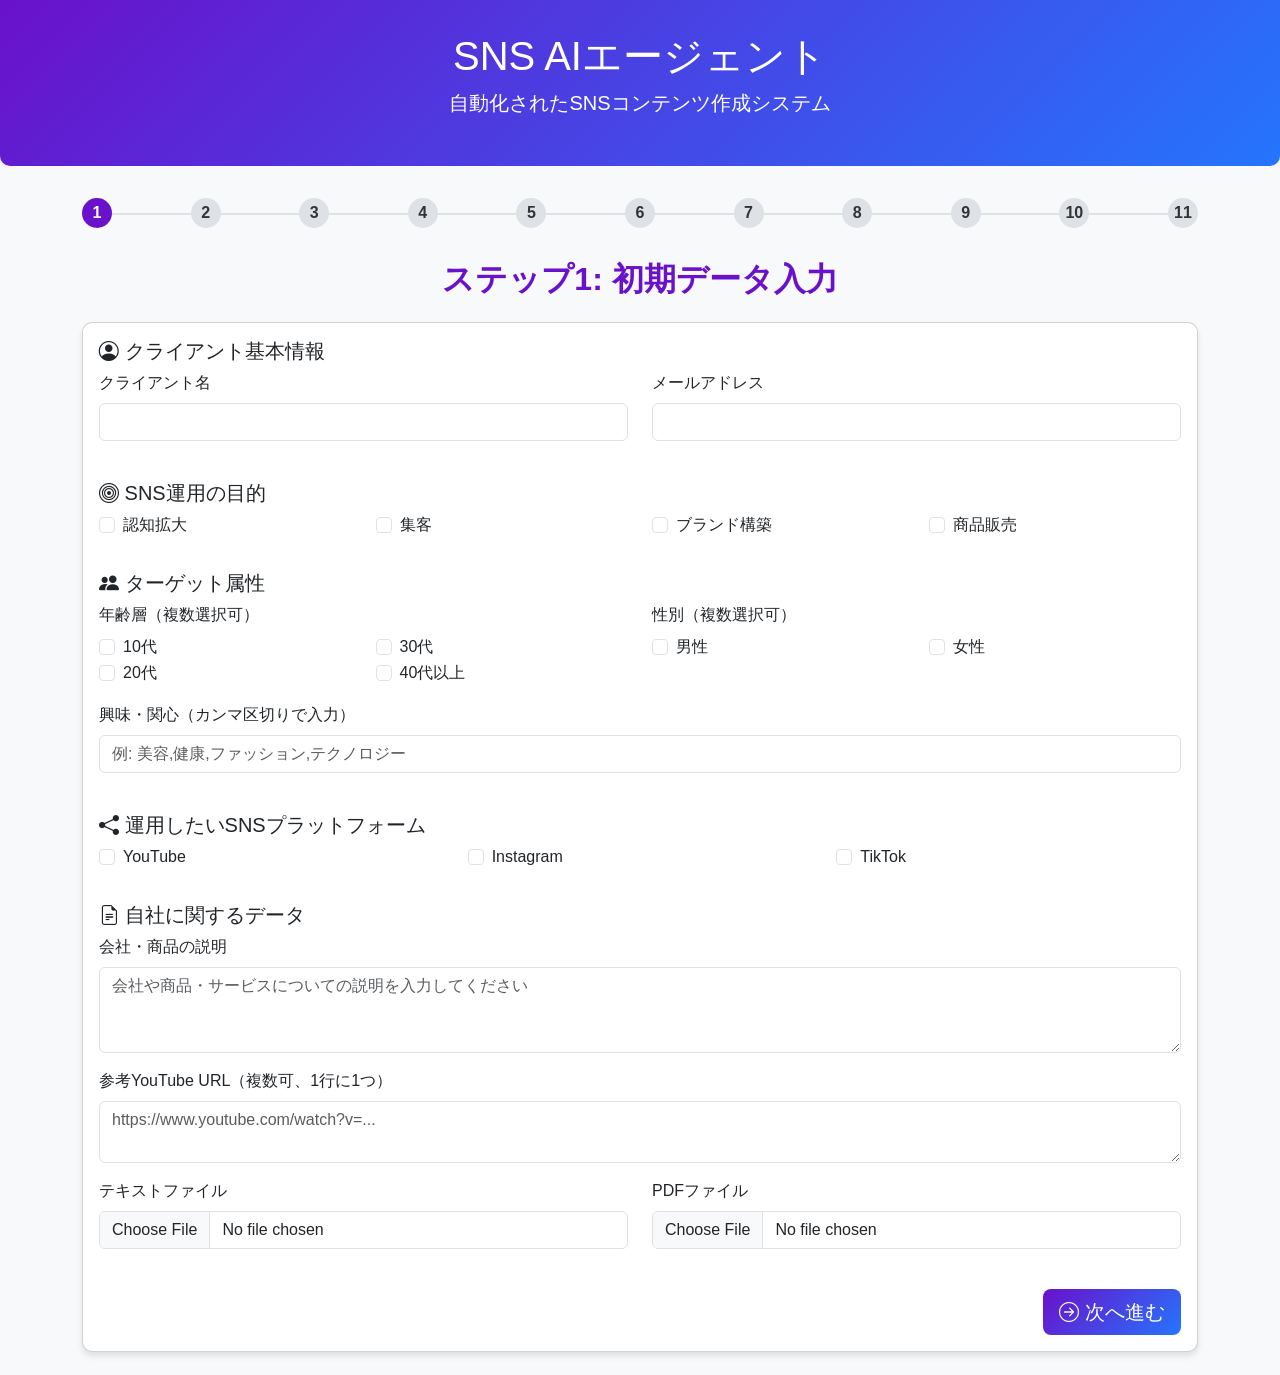
<file: app/static/index.html>
<!DOCTYPE html>
<html lang="ja">
<head>
    <meta charset="UTF-8">
    <meta name="viewport" content="width=device-width, initial-scale=1.0">
    <meta http-equiv="refresh" content="0;url=client_workflow.html">
    <title>SNS AIエージェント - リダイレクト</title>
    <link href="https://cdn.jsdelivr.net/npm/bootstrap@5.3.0-alpha1/dist/css/bootstrap.min.css" rel="stylesheet">
    <style>
        body {
            font-family: 'Helvetica Neue', Arial, sans-serif;
            background-color: #f8f9fa;
            color: #333;
            text-align: center;
            padding-top: 50px;
        }
        .redirect-container {
            max-width: 600px;
            margin: 0 auto;
            padding: 30px;
            background-color: white;
            border-radius: 10px;
            box-shadow: 0 4px 6px rgba(0, 0, 0, 0.1);
        }
        .spinner-border {
            width: 3rem;
            height: 3rem;
            margin-bottom: 20px;
        }
    </style>
</head>
<body>
    <div class="redirect-container">
        <div class="spinner-border text-primary" role="status">
            <span class="visually-hidden">Loading...</span>
        </div>
        <h2>新しいワークフローに移動しています</h2>
        <p>自動的に新しいページにリダイレクトします。リダイレクトされない場合は<a href="client_workflow.html">こちら</a>をクリックしてください。</p>
    </div>
</body>

    <script>
        // クライアントIDを保存する変数
        let clientId = null;
        
        // クライアント情報フォームの送信
        document.getElementById('clientForm').addEventListener('submit', function(e) {
            e.preventDefault();
            
            const name = document.getElementById('clientName').value;
            const email = document.getElementById('clientEmail').value;
            const youtubeUrls = document.getElementById('youtubeUrls').value.split('\n').filter(url => url.trim() !== '');
            
            fetch('/clients/', {
                method: 'POST',
                headers: {
                    'Content-Type': 'application/json',
                },
                body: JSON.stringify({
                    name: name,
                    email: email,
                    youtube_urls: youtubeUrls
                }),
            })
            .then(response => response.json())
            .then(data => {
                clientId = data.id;
                alert('クライアント情報が保存されました。');
            })
            .catch(error => {
                console.error('Error:', error);
                alert('エラーが発生しました。');
            });
        });
        
        // ターゲット・目的・プラットフォーム選択フォームの送信
        document.getElementById('selectionForm').addEventListener('submit', function(e) {
            e.preventDefault();
            
            if (!clientId) {
                alert('先にクライアント情報を保存してください。');
                return;
            }
            
            const targetAttributes = Array.from(document.querySelectorAll('.target-attr:checked')).map(cb => cb.value);
            const operationalPurposes = Array.from(document.querySelectorAll('.purpose:checked')).map(cb => cb.value);
            const platforms = Array.from(document.querySelectorAll('.platform:checked')).map(cb => cb.value);
            
            fetch('/selections/', {
                method: 'POST',
                headers: {
                    'Content-Type': 'application/json',
                },
                body: JSON.stringify({
                    client_id: clientId,
                    target_attributes: targetAttributes,
                    operational_purposes: operationalPurposes,
                    platforms: platforms
                }),
            })
            .then(response => response.json())
            .then(data => {
                alert('選択情報が保存されました。');
            })
            .catch(error => {
                console.error('Error:', error);
                alert('エラーが発生しました。');
            });
        });
        
        // ファイルアップロードフォームの送信
        document.getElementById('uploadForm').addEventListener('submit', function(e) {
            e.preventDefault();
            
            if (!clientId) {
                alert('先にクライアント情報を保存してください。');
                return;
            }
            
            const formData = new FormData();
            formData.append('client_id', clientId);
            
            const videoFile = document.getElementById('videoFile').files[0];
            const textFile = document.getElementById('textFile').files[0];
            const pdfFile = document.getElementById('pdfFile').files[0];
            
            if (videoFile) formData.append('video_file', videoFile);
            if (textFile) formData.append('text_file', textFile);
            if (pdfFile) formData.append('pdf_file', pdfFile);
            
            fetch('/upload/', {
                method: 'POST',
                body: formData,
            })
            .then(response => response.json())
            .then(data => {
                alert('ファイルがアップロードされました。');
            })
            .catch(error => {
                console.error('Error:', error);
                alert('エラーが発生しました。');
            });
        });
        
        // プロフィール生成ボタンのクリック
        document.getElementById('generateProfileBtn').addEventListener('click', function() {
            if (!clientId) {
                alert('先にクライアント情報を保存してください。');
                return;
            }
            
            const formData = new FormData();
            formData.append('client_id', clientId);
            
            fetch('/generate-profile/', {
                method: 'POST',
                body: formData,
            })
            .then(response => response.json())
            .then(data => {
                const content = `
                <div class="card mb-3">
                    <div class="card-header bg-success text-white">
                        <h5 class="mb-0">生成されたプロフィール</h5>
                    </div>
                    <div class="card-body">
                        <h6>アカウント名</h6>
                        <p>${data.account_name}</p>
                        <h6>プロフィール文</h6>
                        <p>${data.profile_text}</p>
                    </div>
                </div>
                `;
                
                document.getElementById('generatedContent').innerHTML = content;
            })
            .catch(error => {
                console.error('Error:', error);
                alert('エラーが発生しました。');
            });
        });
        
        // 台本生成ボタンのクリック
        document.getElementById('generateScriptBtn').addEventListener('click', function() {
            if (!clientId) {
                alert('先にクライアント情報を保存してください。');
                return;
            }
            
            const formData = new FormData();
            formData.append('client_id', clientId);
            
            fetch('/generate-script/', {
                method: 'POST',
                body: formData,
            })
            .then(response => response.json())
            .then(data => {
                const content = `
                <div class="card mb-3">
                    <div class="card-header bg-success text-white">
                        <h5 class="mb-0">生成された台本</h5>
                    </div>
                    <div class="card-body">
                        <pre>${data.script_text}</pre>
                    </div>
                </div>
                `;
                
                document.getElementById('generatedContent').innerHTML = content;
            })
            .catch(error => {
                console.error('Error:', error);
                alert('エラーが発生しました。');
            });
        });
        
        // BGM検索ボタンのクリック
        document.getElementById('searchAudioBtn').addEventListener('click', function() {
            const genre = document.getElementById('audioGenre').value;
            const mood = document.getElementById('audioMood').value;
            
            fetch(`/copyright-free-audio/?genre=${genre}&mood=${mood}`)
            .then(response => response.json())
            .then(data => {
                let content = '';
                
                if (data.length === 0) {
                    content = '<div class="alert alert-warning">該当するBGMが見つかりませんでした。</div>';
                } else {
                    content = '<div class="list-group">';
                    data.forEach(audio => {
                        content += `
                        <div class="list-group-item">
                            <h6>${audio.title}</h6>
                            <p>ジャンル: ${audio.genre} | ムード: ${audio.mood} | 長さ: ${audio.duration}秒</p>
                            <audio controls src="/audio/${audio.id}" class="w-100"></audio>
                        </div>
                        `;
                    });
                    content += '</div>';
                }
                
                document.getElementById('audioList').innerHTML = content;
            })
            .catch(error => {
                console.error('Error:', error);
                alert('エラーが発生しました。');
            });
        });
        
        // スライダーの値表示更新
        document.getElementById('silenceThreshold').addEventListener('input', function() {
            document.getElementById('silenceThresholdValue').textContent = this.value;
        });
        
        document.getElementById('startMargin').addEventListener('input', function() {
            document.getElementById('startMarginValue').textContent = this.value;
        });
        
        document.getElementById('endMargin').addEventListener('input', function() {
            document.getElementById('endMarginValue').textContent = this.value;
        });
        
        // 動画処理ボタンのクリック
        document.getElementById('processVideoBtn').addEventListener('click', function() {
            if (!clientId) {
                alert('先にクライアント情報を保存してください。');
                return;
            }
            
            const videoId = document.getElementById('videoSelect').value;
            if (!videoId) {
                alert('動画を選択してください。');
                return;
            }
            
            const aspectRatio = document.querySelector('input[name="aspectRatio"]:checked').value;
            const silenceThreshold = document.getElementById('silenceThreshold').value;
            const startMargin = document.getElementById('startMargin').value;
            const endMargin = document.getElementById('endMargin').value;
            
            const formData = new FormData();
            formData.append('client_id', clientId);
            formData.append('file_id', videoId);
            formData.append('aspect_ratio', aspectRatio);
            formData.append('silence_threshold', silenceThreshold);
            formData.append('start_margin', startMargin);
            formData.append('end_margin', endMargin);
            
            fetch('/process-video/', {
                method: 'POST',
                body: formData,
            })
            .then(response => response.json())
            .then(data => {
                alert(`動画処理が完了しました。\n元の長さ: ${data.original_duration}秒\n処理後の長さ: ${data.processed_duration}秒\n削減率: ${data.reduction_percentage}%`);
            })
            .catch(error => {
                console.error('Error:', error);
                alert('エラーが発生しました。');
            });
        });
    </script>
</body>
</html>
</file>
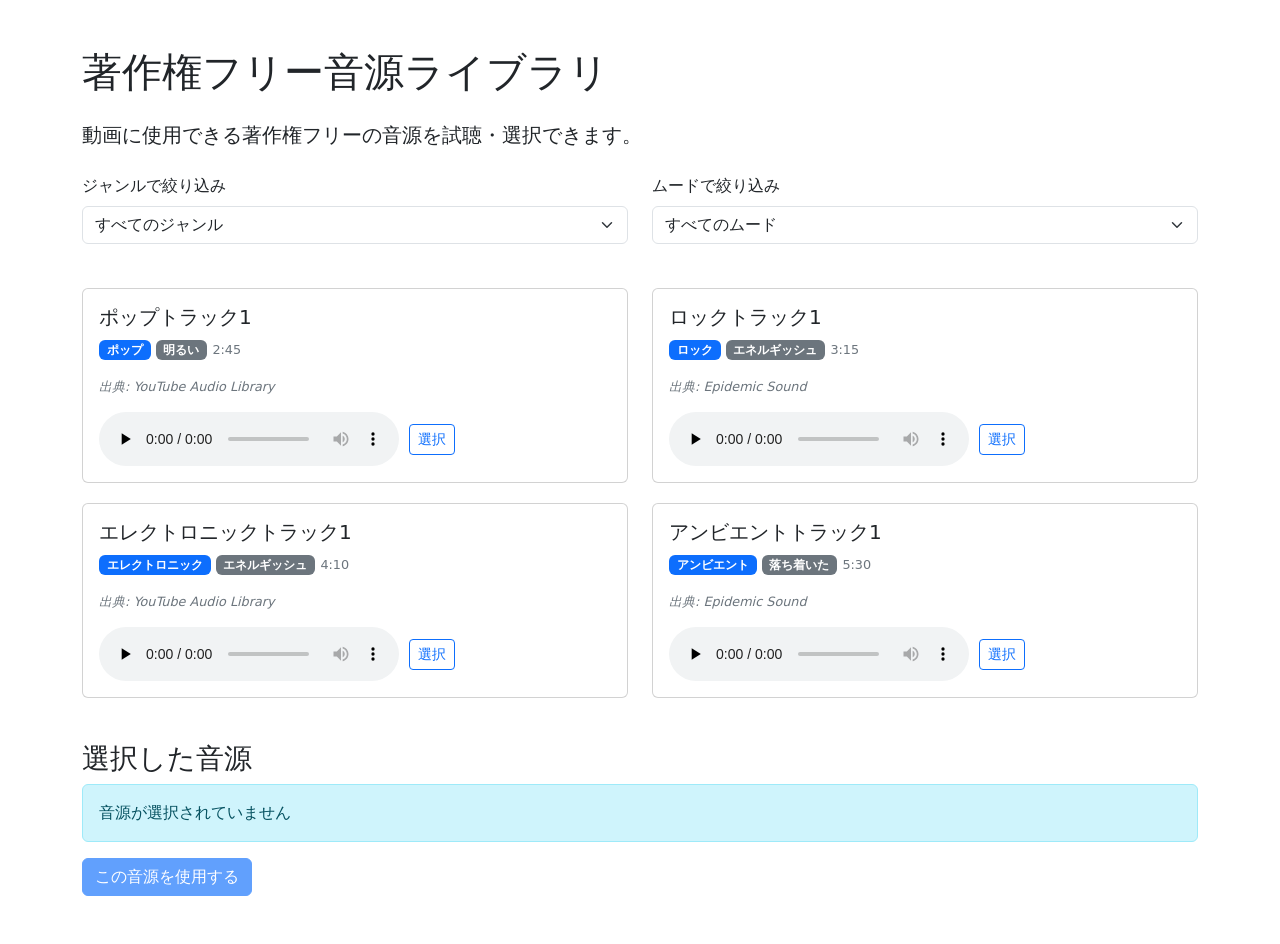
<file: app/static/audio_player.html>
<!DOCTYPE html>
<html lang="ja">
<head>
    <meta charset="UTF-8">
    <meta name="viewport" content="width=device-width, initial-scale=1.0">
    <title>著作権フリー音源プレーヤー</title>
    <link href="https://cdn.jsdelivr.net/npm/bootstrap@5.3.0-alpha1/dist/css/bootstrap.min.css" rel="stylesheet">
    <style>
        .audio-card {
            margin-bottom: 20px;
            transition: all 0.3s ease;
        }
        .audio-card:hover {
            transform: translateY(-5px);
            box-shadow: 0 10px 20px rgba(0,0,0,0.1);
        }
        .audio-controls {
            display: flex;
            align-items: center;
            gap: 10px;
        }
        .genre-filter, .mood-filter {
            margin-bottom: 20px;
        }
        .selected-audio {
            background-color: #e7f5ff;
            border-left: 4px solid #0d6efd;
        }
        .audio-duration {
            font-size: 0.8rem;
            color: #6c757d;
        }
        .audio-source {
            font-size: 0.8rem;
            color: #6c757d;
            font-style: italic;
        }
    </style>
</head>
<body>
    <div class="container py-5">
        <h1 class="mb-4">著作権フリー音源ライブラリ</h1>
        <p class="lead mb-4">動画に使用できる著作権フリーの音源を試聴・選択できます。</p>
        
        <div class="row mb-4">
            <div class="col-md-6">
                <div class="genre-filter">
                    <label for="genre-select" class="form-label">ジャンルで絞り込み</label>
                    <select id="genre-select" class="form-select">
                        <option value="">すべてのジャンル</option>
                        <option value="ポップ">ポップ</option>
                        <option value="ロック">ロック</option>
                        <option value="エレクトロニック">エレクトロニック</option>
                        <option value="ヒップホップ">ヒップホップ</option>
                        <option value="アンビエント">アンビエント</option>
                    </select>
                </div>
            </div>
            <div class="col-md-6">
                <div class="mood-filter">
                    <label for="mood-select" class="form-label">ムードで絞り込み</label>
                    <select id="mood-select" class="form-select">
                        <option value="">すべてのムード</option>
                        <option value="明るい">明るい</option>
                        <option value="エネルギッシュ">エネルギッシュ</option>
                        <option value="落ち着いた">落ち着いた</option>
                        <option value="感動的">感動的</option>
                        <option value="楽しい">楽しい</option>
                    </select>
                </div>
            </div>
        </div>
        
        <div id="audio-container" class="row">
            <!-- Audio cards will be dynamically inserted here -->
            <div class="col-md-6">
                <div class="card audio-card" data-genre="ポップ" data-mood="明るい">
                    <div class="card-body">
                        <h5 class="card-title">ポップトラック1</h5>
                        <p class="card-text">
                            <span class="badge bg-primary">ポップ</span>
                            <span class="badge bg-secondary">明るい</span>
                            <span class="audio-duration">2:45</span>
                        </p>
                        <p class="audio-source">出典: YouTube Audio Library</p>
                        <div class="audio-controls">
                            <audio controls src="/static/audio/pop_1.mp3" preload="none"></audio>
                            <button class="btn btn-sm btn-outline-primary select-audio">選択</button>
                        </div>
                    </div>
                </div>
            </div>
            
            <div class="col-md-6">
                <div class="card audio-card" data-genre="ロック" data-mood="エネルギッシュ">
                    <div class="card-body">
                        <h5 class="card-title">ロックトラック1</h5>
                        <p class="card-text">
                            <span class="badge bg-primary">ロック</span>
                            <span class="badge bg-secondary">エネルギッシュ</span>
                            <span class="audio-duration">3:15</span>
                        </p>
                        <p class="audio-source">出典: Epidemic Sound</p>
                        <div class="audio-controls">
                            <audio controls src="/static/audio/rock_1.mp3" preload="none"></audio>
                            <button class="btn btn-sm btn-outline-primary select-audio">選択</button>
                        </div>
                    </div>
                </div>
            </div>
            
            <div class="col-md-6">
                <div class="card audio-card" data-genre="エレクトロニック" data-mood="エネルギッシュ">
                    <div class="card-body">
                        <h5 class="card-title">エレクトロニックトラック1</h5>
                        <p class="card-text">
                            <span class="badge bg-primary">エレクトロニック</span>
                            <span class="badge bg-secondary">エネルギッシュ</span>
                            <span class="audio-duration">4:10</span>
                        </p>
                        <p class="audio-source">出典: YouTube Audio Library</p>
                        <div class="audio-controls">
                            <audio controls src="/static/audio/electronic_1.mp3" preload="none"></audio>
                            <button class="btn btn-sm btn-outline-primary select-audio">選択</button>
                        </div>
                    </div>
                </div>
            </div>
            
            <div class="col-md-6">
                <div class="card audio-card" data-genre="アンビエント" data-mood="落ち着いた">
                    <div class="card-body">
                        <h5 class="card-title">アンビエントトラック1</h5>
                        <p class="card-text">
                            <span class="badge bg-primary">アンビエント</span>
                            <span class="badge bg-secondary">落ち着いた</span>
                            <span class="audio-duration">5:30</span>
                        </p>
                        <p class="audio-source">出典: Epidemic Sound</p>
                        <div class="audio-controls">
                            <audio controls src="/static/audio/ambient_1.mp3" preload="none"></audio>
                            <button class="btn btn-sm btn-outline-primary select-audio">選択</button>
                        </div>
                    </div>
                </div>
            </div>
        </div>
        
        <div class="mt-4">
            <h3>選択した音源</h3>
            <div id="selected-audio-info" class="alert alert-info">
                音源が選択されていません
            </div>
            <button id="confirm-audio" class="btn btn-primary" disabled>この音源を使用する</button>
        </div>
    </div>
    
    <script>
        document.addEventListener('DOMContentLoaded', function() {
            // Filter audio by genre and mood
            function filterAudio() {
                const selectedGenre = document.getElementById('genre-select').value;
                const selectedMood = document.getElementById('mood-select').value;
                
                const audioCards = document.querySelectorAll('.audio-card');
                
                audioCards.forEach(card => {
                    const genre = card.getAttribute('data-genre');
                    const mood = card.getAttribute('data-mood');
                    
                    const genreMatch = !selectedGenre || genre === selectedGenre;
                    const moodMatch = !selectedMood || mood === selectedMood;
                    
                    if (genreMatch && moodMatch) {
                        card.closest('.col-md-6').style.display = 'block';
                    } else {
                        card.closest('.col-md-6').style.display = 'none';
                    }
                });
            }
            
            // Handle genre filter change
            document.getElementById('genre-select').addEventListener('change', filterAudio);
            
            // Handle mood filter change
            document.getElementById('mood-select').addEventListener('change', filterAudio);
            
            // Handle audio selection
            const selectButtons = document.querySelectorAll('.select-audio');
            selectButtons.forEach(button => {
                button.addEventListener('click', function() {
                    // Remove selected class from all cards
                    document.querySelectorAll('.audio-card').forEach(card => {
                        card.classList.remove('selected-audio');
                    });
                    
                    // Add selected class to this card
                    const card = this.closest('.audio-card');
                    card.classList.add('selected-audio');
                    
                    // Update selected audio info
                    const title = card.querySelector('.card-title').textContent;
                    const genre = card.getAttribute('data-genre');
                    const mood = card.getAttribute('data-mood');
                    const source = card.querySelector('.audio-source').textContent;
                    
                    document.getElementById('selected-audio-info').innerHTML = `
                        <strong>${title}</strong><br>
                        ジャンル: ${genre}, ムード: ${mood}<br>
                        ${source}
                    `;
                    
                    // Enable confirm button
                    document.getElementById('confirm-audio').disabled = false;
                    
                    // Pause all other audio
                    document.querySelectorAll('audio').forEach(audio => {
                        if (audio !== card.querySelector('audio')) {
                            audio.pause();
                        }
                    });
                });
            });
            
            // Handle audio confirmation
            document.getElementById('confirm-audio').addEventListener('click', function() {
                const selectedCard = document.querySelector('.audio-card.selected-audio');
                if (selectedCard) {
                    const title = selectedCard.querySelector('.card-title').textContent;
                    const audioSrc = selectedCard.querySelector('audio').src;
                    
                    // This would normally send the selection to the server
                    alert(`音源「${title}」を選択しました。実際のアプリでは、この選択がサーバーに送信されます。`);
                    
                    // In a real app, you would send this data to the server
                    console.log('Selected audio:', {
                        title: title,
                        src: audioSrc
                    });
                }
            });
            
            // Load audio data from API
            function loadAudioData() {
                // This would normally fetch data from the server
                // For demo purposes, we're using the hardcoded examples
                console.log('Audio data loaded');
            }
            
            // Initialize
            loadAudioData();
        });
    </script>
    
    <script src="https://cdn.jsdelivr.net/npm/bootstrap@5.3.0-alpha1/dist/js/bootstrap.bundle.min.js"></script>
</body>
</html>
</file>
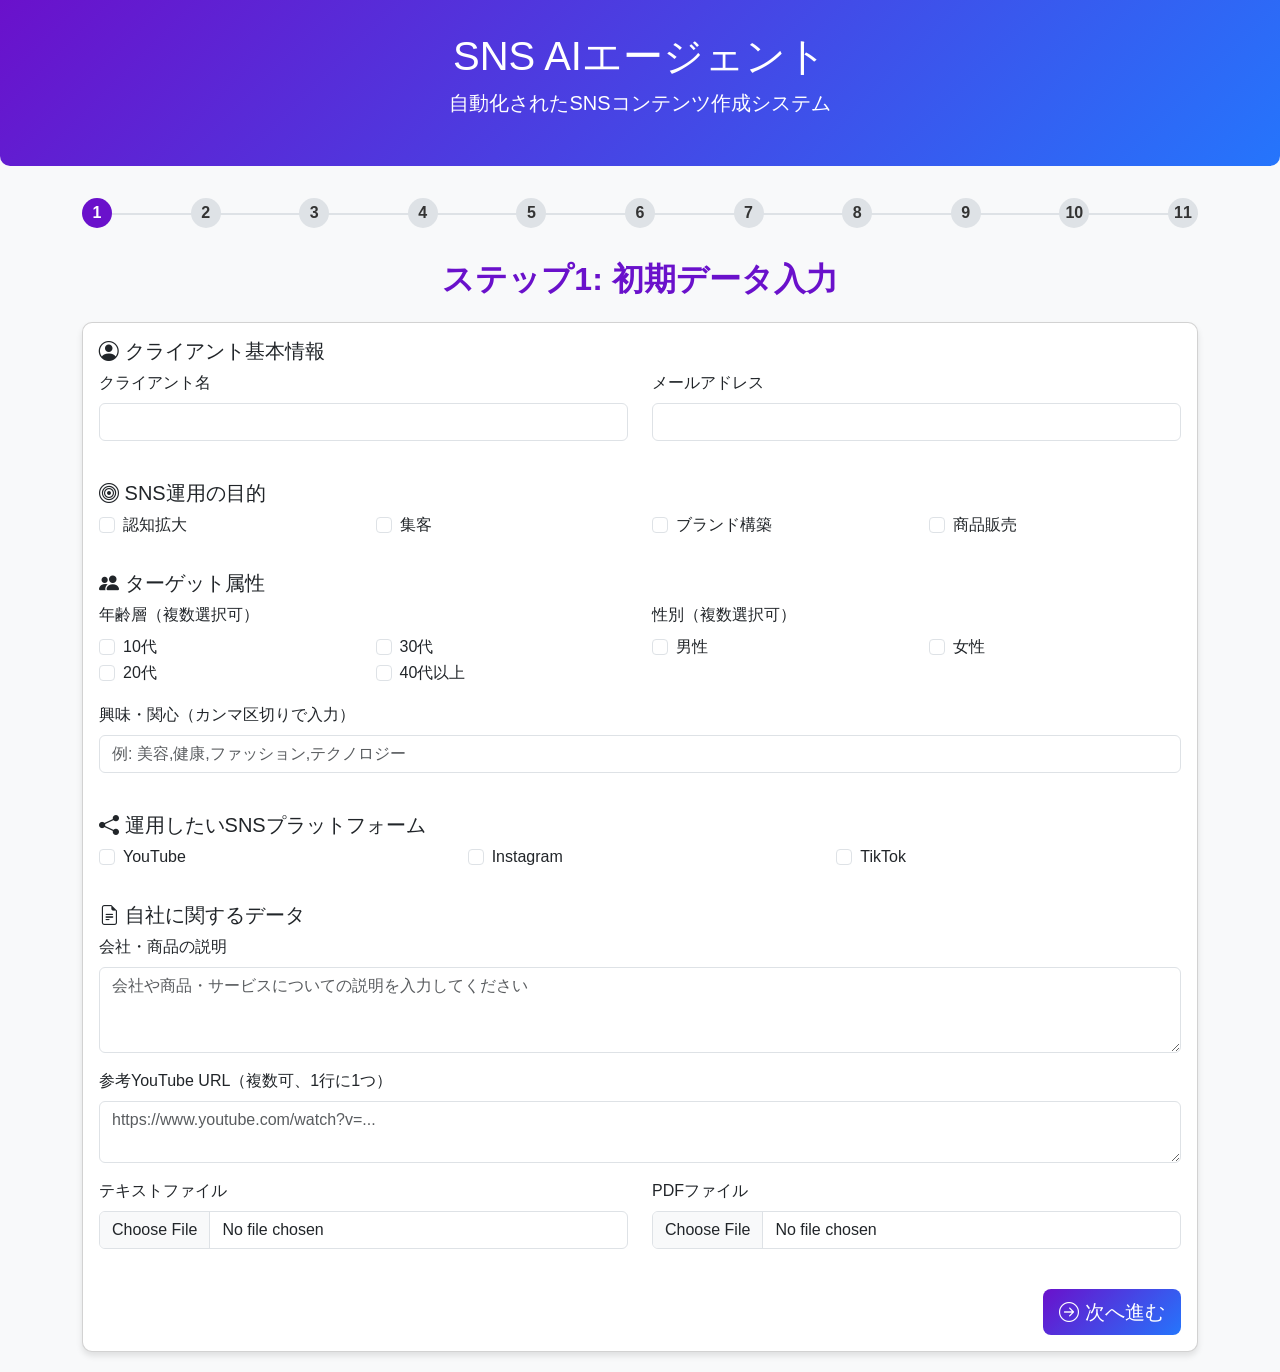
<file: app/static/client_workflow.html>
<!DOCTYPE html>
<html lang="ja">
<head>
    <meta charset="UTF-8">
    <meta name="viewport" content="width=device-width, initial-scale=1.0">
    <title>SNS AIエージェント - コンテンツ作成ワークフロー</title>
    <link href="https://cdn.jsdelivr.net/npm/bootstrap@5.3.0-alpha1/dist/css/bootstrap.min.css" rel="stylesheet">
    <link rel="stylesheet" href="https://cdn.jsdelivr.net/npm/bootstrap-icons@1.10.0/font/bootstrap-icons.css">
    <script src="https://cdn.jsdelivr.net/npm/bootstrap@5.3.0-alpha1/dist/js/bootstrap.bundle.min.js"></script>
    <script src="js/workflow-tab-fix.js" defer></script>
    <script src="js/client_workflow_fixed.js" defer></script>
    <style>
        body {
            font-family: 'Helvetica Neue', Arial, sans-serif;
            background-color: #f8f9fa;
            color: #333;
        }
        .header {
            background: linear-gradient(135deg, #6a11cb 0%, #2575fc 100%);
            color: white;
            padding: 2rem 0;
            margin-bottom: 2rem;
            border-radius: 0 0 10px 10px;
        }
        .card {
            border-radius: 10px;
            box-shadow: 0 4px 6px rgba(0, 0, 0, 0.1);
            margin-bottom: 20px;
            transition: transform 0.3s ease;
        }
        .card:hover {
            transform: translateY(-5px);
        }
        .btn-primary {
            background: linear-gradient(135deg, #6a11cb 0%, #2575fc 100%);
            border: none;
        }
        .btn-success {
            background: linear-gradient(135deg, #11cb6a 0%, #25fc94 100%);
            border: none;
        }
        .btn-info {
            background: linear-gradient(135deg, #11b5cb 0%, #25c8fc 100%);
            border: none;
            color: white;
        }
        .step-container {
            display: none;
        }
        .step-container.active {
            display: block;
        }
        .step-indicator {
            display: flex;
            justify-content: space-between;
            margin-bottom: 2rem;
            position: relative;
        }
        .step-indicator::before {
            content: '';
            position: absolute;
            top: 15px;
            left: 0;
            right: 0;
            height: 2px;
            background-color: #dee2e6;
            z-index: 1;
        }
        .step-indicator .step {
            width: 30px;
            height: 30px;
            border-radius: 50%;
            background-color: #dee2e6;
            display: flex;
            align-items: center;
            justify-content: center;
            font-weight: bold;
            position: relative;
            z-index: 2;
        }
        .step-indicator .step.active {
            background-color: #6a11cb;
            color: white;
        }
        .step-indicator .step.completed {
            background-color: #11cb6a;
            color: white;
        }
        .step-title {
            text-align: center;
            margin-bottom: 1.5rem;
            font-weight: bold;
            color: #6a11cb;
        }
        .video-preview {
            width: 100%;
            border-radius: 10px;
            overflow: hidden;
            margin-bottom: 20px;
        }
        .loading-spinner {
            display: none;
            text-align: center;
            margin: 20px 0;
        }
        .loading-spinner .spinner-border {
            width: 3rem;
            height: 3rem;
        }
        .slider-container {
            margin: 20px 0;
        }
        .slider-container .form-label {
            display: flex;
            justify-content: space-between;
        }
        .slider-container .form-label span {
            font-weight: normal;
        }
        .script-proposal {
            cursor: pointer;
            transition: all 0.3s ease;
        }
        .script-proposal:hover {
            border-color: #6a11cb;
        }
        .script-proposal.selected {
            border: 2px solid #6a11cb;
            background-color: rgba(106, 17, 203, 0.05);
        }
        .bgm-item {
            cursor: pointer;
            transition: all 0.3s ease;
        }
        .bgm-item:hover {
            border-color: #6a11cb;
        }
        .bgm-item.selected {
            border: 2px solid #6a11cb;
            background-color: rgba(106, 17, 203, 0.05);
        }
        .subtitle-item {
            padding: 10px;
            margin-bottom: 10px;
            border-bottom: 1px solid #dee2e6;
        }
        .progress {
            height: 20px;
            border-radius: 10px;
            margin: 20px 0;
            overflow: hidden;
        }
        .progress-bar {
            background: linear-gradient(135deg, #6a11cb 0%, #2575fc 100%);
            color: white;
            text-align: center;
            line-height: 20px;
            font-weight: bold;
            transition: width 0.5s ease;
        }
    </style>
</head>
<body>
    <div class="header text-center">
        <h1>SNS AIエージェント</h1>
        <p class="lead">自動化されたSNSコンテンツ作成システム</p>
    </div>

    <div class="container">
        <!-- ステップインジケーター -->
        <div class="step-indicator">
            <div class="step active" id="step-indicator-1">1</div>
            <div class="step" id="step-indicator-2">2</div>
            <div class="step" id="step-indicator-3">3</div>
            <div class="step" id="step-indicator-4">4</div>
            <div class="step" id="step-indicator-5">5</div>
            <div class="step" id="step-indicator-6">6</div>
            <div class="step" id="step-indicator-7">7</div>
            <div class="step" id="step-indicator-8">8</div>
            <div class="step" id="step-indicator-9">9</div>
            <div class="step" id="step-indicator-10">10</div>
            <div class="step" id="step-indicator-11">11</div>
        </div>

        <!-- ステップ1: クライアント情報入力 -->
        <div class="step-container active" id="step-1">
            <h2 class="step-title">ステップ1: 初期データ入力</h2>
            <div class="card">
                <div class="card-body">
                    <form id="clientInfoForm">
                        <div class="mb-4">
                            <h5><i class="bi bi-person-circle"></i> クライアント基本情報</h5>
                            <div class="row">
                                <div class="col-md-6 mb-3">
                                    <label for="clientName" class="form-label">クライアント名</label>
                                    <input type="text" class="form-control" id="clientName" required>
                                </div>
                                <div class="col-md-6 mb-3">
                                    <label for="clientEmail" class="form-label">メールアドレス</label>
                                    <input type="email" class="form-control" id="clientEmail" required>
                                </div>
                            </div>
                        </div>

                        <div class="mb-4">
                            <h5><i class="bi bi-bullseye"></i> SNS運用の目的</h5>
                            <div class="row">
                                <div class="col-md-3 mb-2">
                                    <div class="form-check">
                                        <input class="form-check-input purpose" type="checkbox" value="認知拡大" id="purpose1">
                                        <label class="form-check-label" for="purpose1">認知拡大</label>
                                    </div>
                                </div>
                                <div class="col-md-3 mb-2">
                                    <div class="form-check">
                                        <input class="form-check-input purpose" type="checkbox" value="集客" id="purpose2">
                                        <label class="form-check-label" for="purpose2">集客</label>
                                    </div>
                                </div>
                                <div class="col-md-3 mb-2">
                                    <div class="form-check">
                                        <input class="form-check-input purpose" type="checkbox" value="ブランド構築" id="purpose3">
                                        <label class="form-check-label" for="purpose3">ブランド構築</label>
                                    </div>
                                </div>
                                <div class="col-md-3 mb-2">
                                    <div class="form-check">
                                        <input class="form-check-input purpose" type="checkbox" value="商品販売" id="purpose4">
                                        <label class="form-check-label" for="purpose4">商品販売</label>
                                    </div>
                                </div>
                            </div>
                        </div>

                        <div class="mb-4">
                            <h5><i class="bi bi-people-fill"></i> ターゲット属性</h5>
                            <div class="row">
                                <div class="col-md-6 mb-3">
                                    <label class="form-label">年齢層（複数選択可）</label>
                                    <div class="row">
                                        <div class="col-6">
                                            <div class="form-check">
                                                <input class="form-check-input target-attr" type="checkbox" value="10代" id="target1">
                                                <label class="form-check-label" for="target1">10代</label>
                                            </div>
                                            <div class="form-check">
                                                <input class="form-check-input target-attr" type="checkbox" value="20代" id="target2">
                                                <label class="form-check-label" for="target2">20代</label>
                                            </div>
                                        </div>
                                        <div class="col-6">
                                            <div class="form-check">
                                                <input class="form-check-input target-attr" type="checkbox" value="30代" id="target3">
                                                <label class="form-check-label" for="target3">30代</label>
                                            </div>
                                            <div class="form-check">
                                                <input class="form-check-input target-attr" type="checkbox" value="40代以上" id="target4">
                                                <label class="form-check-label" for="target4">40代以上</label>
                                            </div>
                                        </div>
                                    </div>
                                </div>
                                <div class="col-md-6 mb-3">
                                    <label class="form-label">性別（複数選択可）</label>
                                    <div class="row">
                                        <div class="col-6">
                                            <div class="form-check">
                                                <input class="form-check-input target-attr" type="checkbox" value="男性" id="target5">
                                                <label class="form-check-label" for="target5">男性</label>
                                            </div>
                                        </div>
                                        <div class="col-6">
                                            <div class="form-check">
                                                <input class="form-check-input target-attr" type="checkbox" value="女性" id="target6">
                                                <label class="form-check-label" for="target6">女性</label>
                                            </div>
                                        </div>
                                    </div>
                                </div>
                                <div class="col-md-12 mb-3">
                                    <label for="targetInterests" class="form-label">興味・関心（カンマ区切りで入力）</label>
                                    <input type="text" class="form-control" id="targetInterests" placeholder="例: 美容,健康,ファッション,テクノロジー">
                                </div>
                            </div>
                        </div>

                        <div class="mb-4">
                            <h5><i class="bi bi-share-fill"></i> 運用したいSNSプラットフォーム</h5>
                            <div class="row">
                                <div class="col-md-4 mb-2">
                                    <div class="form-check">
                                        <input class="form-check-input platform" type="checkbox" value="YouTube" id="platform1">
                                        <label class="form-check-label" for="platform1">YouTube</label>
                                    </div>
                                </div>
                                <div class="col-md-4 mb-2">
                                    <div class="form-check">
                                        <input class="form-check-input platform" type="checkbox" value="Instagram" id="platform2">
                                        <label class="form-check-label" for="platform2">Instagram</label>
                                    </div>
                                </div>
                                <div class="col-md-4 mb-2">
                                    <div class="form-check">
                                        <input class="form-check-input platform" type="checkbox" value="TikTok" id="platform3">
                                        <label class="form-check-label" for="platform3">TikTok</label>
                                    </div>
                                </div>
                            </div>
                        </div>

                        <div class="mb-4">
                            <h5><i class="bi bi-file-earmark-text"></i> 自社に関するデータ</h5>
                            <div class="mb-3">
                                <label for="companyDescription" class="form-label">会社・商品の説明</label>
                                <textarea class="form-control" id="companyDescription" rows="3" placeholder="会社や商品・サービスについての説明を入力してください"></textarea>
                            </div>
                            <div class="mb-3">
                                <label for="youtubeUrls" class="form-label">参考YouTube URL（複数可、1行に1つ）</label>
                                <textarea class="form-control" id="youtubeUrls" rows="2" placeholder="https://www.youtube.com/watch?v=..."></textarea>
                            </div>
                            <div class="row">
                                <div class="col-md-6 mb-3">
                                    <label for="textFile" class="form-label">テキストファイル</label>
                                    <input class="form-control" type="file" id="textFile" accept=".txt,.doc,.docx">
                                </div>
                                <div class="col-md-6 mb-3">
                                    <label for="pdfFile" class="form-label">PDFファイル</label>
                                    <input class="form-control" type="file" id="pdfFile" accept=".pdf">
                                </div>
                            </div>
                        </div>

                        <div class="text-end">
                            <button type="submit" class="btn btn-primary btn-lg">
                                <i class="bi bi-arrow-right-circle"></i> 次へ進む
                            </button>
                        </div>
                    </form>
                </div>
            </div>
        </div>

        <!-- ステップ2: 自動リサーチ（クライアントには非表示） -->
        <div class="step-container" id="step-2">
            <h2 class="step-title">ステップ2: 自動リサーチ</h2>
            <div class="card">
                <div class="card-body text-center">
                    <div class="mb-4">
                        <i class="bi bi-search" style="font-size: 4rem; color: #6a11cb;"></i>
                        <h4 class="mt-3">AIがあなたのデータを分析しています</h4>
                        <p class="text-muted">最適なコンテンツ提案のために、競合分析とエンゲージメント調査を行っています。</p>
                    </div>
                    
                    <div class="progress">
                        <div class="progress-bar" id="researchProgressBar" style="width: 0%;">0%</div>
                    </div>
                    
                    <div id="researchStatus" class="mb-4">
                        <p><i class="bi bi-hourglass-split"></i> 分析を開始しています...</p>
                    </div>
                    
                    <div class="text-muted mb-4">
                        <small>※ 分析には数分かかる場合があります。このページを閉じずにお待ちください。</small>
                    </div>
                </div>
            </div>
        </div>

        <!-- ステップ3: 台本提案 -->
        <div class="step-container" id="step-3">
            <h2 class="step-title">ステップ3: 企画・台本提案</h2>
            
            <!-- 台本提案一覧 -->
            <div class="card mb-4">
                <div class="card-body">
                    <h5 class="card-title mb-4"><i class="bi bi-file-text"></i> AIが生成した台本案</h5>
                    <p class="text-muted mb-4">以下の台本案から最適なものを選択してください。選択後、内容を編集することもできます。</p>
                    
                    <div class="row" id="scriptProposalsContainer">
                        <!-- 台本提案はJavaScriptで動的に生成 -->
                        <div class="col-md-4 mb-3">
                            <div class="card script-proposal" data-proposal-id="1">
                                <div class="card-header">
                                    <h6 class="mb-0">エモーショナルスタイル</h6>
                                </div>
                                <div class="card-body">
                                    <h6 class="proposal-title">タイトル: 心に響く〇〇の魅力</h6>
                                    <p class="proposal-content">あなたは今、何を求めていますか？毎日の忙しさの中で、ふと立ち止まって考えることはありますか？私たちの〇〇は、そんなあなたの心に寄り添います...</p>
                                </div>
                                <div class="card-footer text-center">
                                    <button class="btn btn-sm btn-outline-primary select-script-btn">選択</button>
                                </div>
                            </div>
                        </div>
                        <div class="col-md-4 mb-3">
                            <div class="card script-proposal" data-proposal-id="2">
                                <div class="card-header">
                                    <h6 class="mb-0">情報提供型スタイル</h6>
                                </div>
                                <div class="card-body">
                                    <h6 class="proposal-title">タイトル: 知っておきたい〇〇の基礎知識</h6>
                                    <p class="proposal-content">こんにちは！今日は〇〇について知っておくべき3つのポイントをご紹介します。多くの方が見落としがちなこの情報を知ることで、あなたの生活は大きく変わるかもしれません...</p>
                                </div>
                                <div class="card-footer text-center">
                                    <button class="btn btn-sm btn-outline-primary select-script-btn">選択</button>
                                </div>
                            </div>
                        </div>
                        <div class="col-md-4 mb-3">
                            <div class="card script-proposal" data-proposal-id="3">
                                <div class="card-header">
                                    <h6 class="mb-0">ストーリーテリング</h6>
                                </div>
                                <div class="card-body">
                                    <h6 class="proposal-title">タイトル: 〇〇が私の人生を変えた日</h6>
                                    <p class="proposal-content">私がはじめて〇〇と出会ったのは3年前のことでした。当時の私は悩みを抱え、解決策を探していました。そんなとき、友人から紹介されたのが〇〇だったのです...</p>
                                </div>
                                <div class="card-footer text-center">
                                    <button class="btn btn-sm btn-outline-primary select-script-btn">選択</button>
                                </div>
                            </div>
                        </div>
                    </div>
                    
                    <div id="scriptProposalNavButtons" class="text-center mt-4">
                        <button id="refreshProposalsBtn" class="btn btn-outline-primary">
                            <i class="bi bi-arrow-repeat"></i> 新しい提案を生成
                        </button>
                        <button id="testModalBtn" class="btn btn-info ml-2" onclick="showScriptDetailModal('9999')">
                            <i class="bi bi-pencil"></i> モーダルテスト
                        </button>
                    </div>
                </div>
            </div>
            
            <!-- 台本編集 -->
            <div class="card" id="scriptEditCard" style="display: none;">
                <div class="card-body">
                    <h5 class="card-title mb-4"><i class="bi bi-pencil-square"></i> 台本を編集</h5>
                    
                    <form id="scriptEditForm">
                        <div class="mb-3">
                            <label for="scriptTitle" class="form-label">タイトル</label>
                            <input type="text" class="form-control" id="scriptTitle">
                        </div>
                        <div class="mb-3">
                            <label for="scriptContent" class="form-label">台本内容</label>
                            <textarea class="form-control" id="scriptContent" rows="10"></textarea>
                        </div>
                        <div class="d-flex justify-content-between">
                            <button type="button" id="backToProposalsBtn" class="btn btn-outline-secondary">
                                <i class="bi bi-arrow-left"></i> 提案一覧に戻る
                            </button>
                            <button type="submit" class="btn btn-primary">
                                <i class="bi bi-check-circle"></i> 確定して次へ
                            </button>
                        </div>
                    </form>
                </div>
            </div>
        </div>

        <!-- ステップ4: 撮影指示書 -->
        <div class="step-container" id="step-4">
            <h2 class="step-title">ステップ4: 撮影指示書</h2>
            <div class="card">
                <div class="card-body">
                    <h5 class="card-title mb-4" id="shootingInstructionsTitle"><i class="bi bi-camera-video"></i> 「タイトル」の撮影指示書</h5>
                    
                    <div class="alert alert-info">
                        <i class="bi bi-info-circle"></i> この撮影指示書は選択した台本に基づいて自動生成されています。指示に従って撮影することで、効果的な動画を作成できます。
                    </div>
                    
                    <div id="shootingInstructionsContent" class="mt-4">
                        <h6>1. 必要な撮影機材</h6>
                        <ul>
                            <li>スマートフォンまたはカメラ（1080p以上の解像度推奨）</li>
                            <li>三脚またはスタビライザー</li>
                            <li>マイク（クリアな音声のため）</li>
                            <li>照明機材（自然光でも可）</li>
                        </ul>
                        
                        <h6>2. 撮影場所の設定と準備</h6>
                        <p>清潔で整理された背景を選びましょう。自宅やオフィスの一角でも構いませんが、背景に余計なものが映り込まないよう注意してください。ブランドカラーを取り入れた背景だと効果的です。</p>
                        
                        <h6>3. 照明と音声の設定</h6>
                        <p>自然光が入る場所で撮影するか、柔らかい照明を使用してください。逆光は避け、顔が明るく見えるようにしましょう。マイクは口元から15-20cm程度の距離に設置し、周囲の雑音を最小限に抑えてください。</p>
                        
                        <h6>4. 各シーンの具体的な撮影方法</h6>
                        <ol>
                            <li><strong>オープニング（0:00-0:15）</strong>: カメラに向かって笑顔で挨拶し、今回の内容を簡潔に紹介します。</li>
                            <li><strong>導入部（0:15-0:45）</strong>: 視聴者の共感を得られるような問いかけや事例を紹介します。</li>
                            <li><strong>本編（0:45-2:30）</strong>: 台本に沿って、ポイントを明確に伝えます。適宜、製品やサービスの実演を交えると効果的です。</li>
                            <li><strong>まとめ（2:30-3:00）</strong>: 重要なポイントを再度強調し、視聴者に行動を促します。</li>
                        </ol>
                        
                        <h6>5. 演出のポイント</h6>
                        <ul>
                            <li>カメラ目線を意識し、視聴者と会話するようなトーンで話しかけてください。</li>
                            <li>ジェスチャーを適度に使い、表情豊かに話すと印象に残ります。</li>
                            <li>台本を暗記する必要はありませんが、自然な話し方を心がけてください。</li>
                            <li>重要なポイントでは少し間を取り、強調するとメッセージが伝わりやすくなります。</li>
                        </ul>
                        
        <!-- ステップ6: 自動カット編集 -->
        <div class="step-container" id="step-6">
            <h2 class="step-title">ステップ6: 自動カット編集</h2>
            <div class="card">
                <div class="card-body">
                    <h5 class="card-title mb-4"><i class="bi bi-scissors"></i> 無音部分の自動カット</h5>
                    
                    <div class="alert alert-info">
                        <i class="bi bi-info-circle"></i> 無音部分や不要な間を自動でカットします。カット位置や再生速度を調整することもできます。
                    </div>
                    
                    <div class="row mb-4">
                        <div class="col-md-6">
                            <h6>元の動画</h6>
                            <video id="originalVideo" class="video-preview" controls></video>
                        </div>
                        <div class="col-md-6">
                            <h6>処理後の動画</h6>
                            <video id="processedVideo" class="video-preview" controls></video>
                        </div>
                    </div>
                    
                    <div class="card mb-4">
                        <div class="card-header">
                            <h6 class="mb-0">編集設定</h6>
                        </div>
                        <div class="card-body">
                            <div class="mb-3">
                                <label for="silenceThreshold" class="form-label">無音判定しきい値</label>
                                <div class="slider-container">
                                    <input type="range" class="form-range" id="silenceThreshold" min="0.01" max="0.1" step="0.01" value="0.02">
                                    <div class="form-label d-flex justify-content-between">
                                        <span>低（多くカット）</span>
                                        <span id="silenceThresholdValue">0.02</span>
                                        <span>高（少なくカット）</span>
                                    </div>
                                </div>
                            </div>
                            
                            <div class="mb-3">
                                <label for="playbackSpeed" class="form-label">再生速度</label>
                                <div class="slider-container">
                                    <input type="range" class="form-range" id="playbackSpeed" min="0.5" max="2.0" step="0.1" value="1.0">
                                    <div class="form-label d-flex justify-content-between">
                                        <span>0.5x</span>
                                        <span id="playbackSpeedValue">1.0x</span>
                                        <span>2.0x</span>
                                    </div>
                                </div>
                            </div>
                            
                            <div class="text-center">
                                <button id="applyEditSettingsBtn" class="btn btn-primary">
                                    <i class="bi bi-check-circle"></i> 設定を適用
                                </button>
                            </div>
                        </div>
                    </div>
                    
                    <div class="loading-spinner" id="processingSpinner" style="display: none;">
                        <div class="spinner-border text-primary" role="status">
                            <span class="visually-hidden">Loading...</span>
                        </div>
                        <p class="mt-2">動画を処理中...</p>
                    </div>
                    
                    <div class="d-flex justify-content-between mt-4">
                        <button id="backToStep5Btn" class="btn btn-outline-secondary">
                            <i class="bi bi-arrow-left"></i> 動画アップロードに戻る
                        </button>
                        <button id="goToStep7Btn" class="btn btn-primary">
                            <i class="bi bi-arrow-right"></i> 字幕生成へ
                        </button>
                    </div>
                </div>
            </div>
        </div>
        
        <!-- ステップ7: 自動テロップ生成 -->
        <div class="step-container" id="step-7">
            <h2 class="step-title">ステップ7: 自動テロップ生成</h2>
            <div class="card">
                <div class="card-body">
                    <h5 class="card-title mb-4"><i class="bi bi-chat-square-text"></i> 字幕の自動生成</h5>
                    
                    <div class="alert alert-info">
                        <i class="bi bi-info-circle"></i> AIが動画の音声を認識し、自動で字幕を生成します。生成された字幕は編集可能です。
                    </div>
                    
                    <div class="mb-4">
                        <video id="videoWithSubtitles" class="video-preview" controls></video>
                    </div>
                    
                    <div class="card mb-4">
                        <div class="card-header">
                            <h6 class="mb-0">字幕編集</h6>
                        </div>
                        <div class="card-body">
                            <div id="subtitlesContainer">
                                <!-- 字幕アイテムはJavaScriptで動的に生成 -->
                                <div class="subtitle-item">
                                    <div class="d-flex justify-content-between mb-2">
                                        <span class="text-muted">00:00 - 00:05</span>
                                        <div>
                                            <button class="btn btn-sm btn-outline-primary me-1 play-segment-btn">
                                                <i class="bi bi-play-fill"></i>
                                            </button>
                                            <button class="btn btn-sm btn-outline-danger delete-subtitle-btn">
                                                <i class="bi bi-trash"></i>
                                            </button>
                                        </div>
                                    </div>
                                    <textarea class="form-control subtitle-text" rows="2">こんにちは、今日は〇〇について話します。</textarea>
                                </div>
                                <div class="subtitle-item">
                                    <div class="d-flex justify-content-between mb-2">
                                        <span class="text-muted">00:06 - 00:12</span>
                                        <div>
                                            <button class="btn btn-sm btn-outline-primary me-1 play-segment-btn">
                                                <i class="bi bi-play-fill"></i>
                                            </button>
                                            <button class="btn btn-sm btn-outline-danger delete-subtitle-btn">
                                                <i class="bi bi-trash"></i>
                                            </button>
                                        </div>
                                    </div>
                                    <textarea class="form-control subtitle-text" rows="2">多くの方が〇〇について知りたいと思っているのではないでしょうか？</textarea>
                                </div>
                            </div>
                            
                            <div class="text-center mt-3">
                                <button id="regenerateSubtitlesBtn" class="btn btn-outline-primary">
                                    <i class="bi bi-arrow-repeat"></i> 字幕を再生成
                                </button>
                                <button id="applySubtitlesBtn" class="btn btn-primary ms-2">
                                    <i class="bi bi-check-circle"></i> 字幕を適用
                                </button>
                            </div>
                        </div>
                    </div>
                    
                    <div class="loading-spinner" id="subtitleSpinner" style="display: none;">
                        <div class="spinner-border text-primary" role="status">
                            <span class="visually-hidden">Loading...</span>
                        </div>
                        <p class="mt-2">字幕を生成中...</p>
                    </div>
                    
                    <div class="d-flex justify-content-between mt-4">
                        <button id="backToStep6Btn" class="btn btn-outline-secondary">
                            <i class="bi bi-arrow-left"></i> 動画編集に戻る
                        </button>
                        <button id="goToStep8Btn" class="btn btn-primary">
                            <i class="bi bi-arrow-right"></i> BGM提案へ
                        </button>
                    </div>
                </div>
            </div>
        </div>
        
        <!-- ステップ8: BGM自動提案 -->
        <div class="step-container" id="step-8">
            <h2 class="step-title">ステップ8: BGM自動提案</h2>
            <div class="card">
                <div class="card-body">
                    <h5 class="card-title mb-4"><i class="bi bi-music-note-beamed"></i> BGMの自動提案</h5>
                    
                    <div class="alert alert-info">
                        <i class="bi bi-info-circle"></i> 動画の内容に合ったBGMを自動で提案します。試聴して最適なものを選択してください。
                    </div>
                    
                    <div class="row" id="bgmProposalsContainer">
                        <!-- BGM提案はJavaScriptで動的に生成 -->
                        <div class="col-md-4 mb-3">
                            <div class="card bgm-item" data-bgm-id="1">
                                <div class="card-body">
                                    <h6 class="bgm-title">爽やかなアコースティック</h6>
                                    <p class="text-muted small">明るく前向きな雰囲気の曲です</p>
                                    <div class="text-center">
                                        <audio controls class="w-100 mb-2">
                                            <source src="#" type="audio/mpeg">
                                        </audio>
                                        <button class="btn btn-sm btn-outline-primary select-bgm-btn">選択</button>
                                    </div>
                                </div>
                            </div>
                        </div>
                        <div class="col-md-4 mb-3">
                            <div class="card bgm-item" data-bgm-id="2">
                                <div class="card-body">
                                    <h6 class="bgm-title">モダンポップ</h6>
                                    <p class="text-muted small">現代的でスタイリッシュな印象を与えます</p>
                                    <div class="text-center">
                                        <audio controls class="w-100 mb-2">
                                            <source src="#" type="audio/mpeg">
                                        </audio>
                                        <button class="btn btn-sm btn-outline-primary select-bgm-btn">選択</button>
                                    </div>
                                </div>
                            </div>
                        </div>
                        <div class="col-md-4 mb-3">
                            <div class="card bgm-item" data-bgm-id="3">
                                <div class="card-body">
                                    <h6 class="bgm-title">エモーショナルピアノ</h6>
                                    <p class="text-muted small">感動的で心に響く雰囲気を演出します</p>
                                    <div class="text-center">
                                        <audio controls class="w-100 mb-2">
                                            <source src="#" type="audio/mpeg">
                                        </audio>
                                        <button class="btn btn-sm btn-outline-primary select-bgm-btn">選択</button>
                                    </div>
                                </div>
                            </div>
                        </div>
                    </div>
                    
                    <div class="text-center mt-3 mb-4">
                        <button id="refreshBgmBtn" class="btn btn-outline-primary">
                            <i class="bi bi-arrow-repeat"></i> 別のBGMを提案
                        </button>
                    </div>
                    
                    <div class="loading-spinner" id="bgmSpinner" style="display: none;">
                        <div class="spinner-border text-primary" role="status">
                            <span class="visually-hidden">Loading...</span>
                        </div>
                        <p class="mt-2">BGMを検索中...</p>
                    </div>
                    
                    <div class="d-flex justify-content-between mt-4">
                        <button id="backToStep7Btn" class="btn btn-outline-secondary">
                            <i class="bi bi-arrow-left"></i> 字幕生成に戻る
                        </button>
                        <button id="goToStep9Btn" class="btn btn-primary">
                            <i class="bi bi-arrow-right"></i> BGM挿入へ
                        </button>
                    </div>
                </div>
            </div>
        </div>
        
        <!-- ステップ9: BGM挿入と微調整 -->
        <div class="step-container" id="step-9">
            <h2 class="step-title">ステップ9: BGM挿入と微調整</h2>
            <div class="card">
                <div class="card-body">
                    <h5 class="card-title mb-4"><i class="bi bi-sliders"></i> BGM音量の調整</h5>
                    
                    <div class="alert alert-info">
                        <i class="bi bi-info-circle"></i> 選択したBGMを動画に挿入し、音量バランスを調整します。
                    </div>
                    
                    <div class="mb-4">
                        <video id="videoWithBgm" class="video-preview" controls></video>
                    </div>
                    
                    <div class="card mb-4">
                        <div class="card-header">
                            <h6 class="mb-0">音量設定</h6>
                        </div>
                        <div class="card-body">
                            <div class="mb-3">
                                <label for="bgmVolume" class="form-label">BGM音量</label>
                                <div class="slider-container">
                                    <input type="range" class="form-range" id="bgmVolume" min="0" max="1" step="0.1" value="0.5">
                                    <div class="form-label d-flex justify-content-between">
                                        <span>0%</span>
                                        <span id="bgmVolumeValue">50%</span>
                                        <span>100%</span>
                                    </div>
                                </div>
                            </div>
                            
                            <div class="text-center">
                                <button id="applyBgmSettingsBtn" class="btn btn-primary">
                                    <i class="bi bi-check-circle"></i> 設定を適用
                                </button>
                            </div>
                        </div>
                    </div>
                    
                    <div class="loading-spinner" id="bgmProcessingSpinner" style="display: none;">
                        <div class="spinner-border text-primary" role="status">
                            <span class="visually-hidden">Loading...</span>
                        </div>
                        <p class="mt-2">BGMを適用中...</p>
                    </div>
                    
                    <div class="d-flex justify-content-between mt-4">
                        <button id="backToStep8Btn" class="btn btn-outline-secondary">
                            <i class="bi bi-arrow-left"></i> BGM選択に戻る
                        </button>
                        <button id="goToStep10Btn" class="btn btn-primary">
                            <i class="bi bi-arrow-right"></i> 完成動画へ
                        </button>
                    </div>
                </div>
            </div>
        </div>
        
        <!-- ステップ10: 完成動画のダウンロード -->
        <div class="step-container" id="step-10">
            <h2 class="step-title">ステップ10: 完成動画のダウンロード</h2>
            <div class="card">
                <div class="card-body">
                    <h5 class="card-title mb-4"><i class="bi bi-download"></i> 完成動画のダウンロード</h5>
                    
                    <div class="alert alert-success">
                        <i class="bi bi-check-circle"></i> おめでとうございます！動画の編集が完了しました。以下から完成動画をダウンロードできます。
                    </div>
                    
                    <div class="mb-4">
                        <video id="finalVideo" class="video-preview" controls></video>
                    </div>
                    
                    <div class="text-center mb-4">
                        <button id="downloadFinalVideoBtn" class="btn btn-lg btn-success">
                            <i class="bi bi-download"></i> 完成動画をダウンロード
                        </button>
                    </div>
                    
                    <div class="card mb-4">
                        <div class="card-header">
                            <h6 class="mb-0">動画情報</h6>
                        </div>
                        <div class="card-body">
                            <div class="row">
                                <div class="col-md-6">
                                    <p><strong>タイトル:</strong> <span id="finalVideoTitle">〇〇の魅力</span></p>
                                    <p><strong>長さ:</strong> <span id="finalVideoDuration">2分30秒</span></p>
                                    <p><strong>サイズ:</strong> <span id="finalVideoSize">24.5 MB</span></p>
                                </div>
                                <div class="col-md-6">
                                    <p><strong>解像度:</strong> <span id="finalVideoResolution">1920x1080</span></p>
                                    <p><strong>フォーマット:</strong> <span id="finalVideoFormat">MP4</span></p>
                                    <p><strong>作成日時:</strong> <span id="finalVideoCreatedAt">2023/04/12 15:30</span></p>
                                </div>
                            </div>
                        </div>
                    </div>
                    
                    <div class="d-flex justify-content-between mt-4">
                        <button id="backToStep9Btn" class="btn btn-outline-secondary">
                            <i class="bi bi-arrow-left"></i> BGM調整に戻る
                        </button>
                        <button id="goToStep11Btn" class="btn btn-primary">
                            <i class="bi bi-arrow-right"></i> 運用効果分析へ
                        </button>
                    </div>
                </div>
            </div>
        </div>
        
        <!-- ステップ11: 運用効果の確認と自動アドバイス -->
        <div class="step-container" id="step-11">
            <h2 class="step-title">ステップ11: 運用効果の確認と自動アドバイス</h2>
            <div class="card">
                <div class="card-body">
                    <h5 class="card-title mb-4"><i class="bi bi-graph-up"></i> SNS運用効果の分析</h5>
                    
                    <div class="alert alert-info">
                        <i class="bi bi-info-circle"></i> SNSアカウントを紐付けると、投稿後のエンゲージメントを自動取得し、運用改善のアドバイスを提供します。
                    </div>
                    
                    <div class="card mb-4">
                        <div class="card-header">
                            <h6 class="mb-0">SNSアカウント連携</h6>
                        </div>
                        <div class="card-body">
                            <div class="row">
                                <div class="col-md-4 mb-3">
                                    <div class="d-grid">
                                        <button class="btn btn-outline-danger">
                                            <i class="bi bi-youtube"></i> YouTubeと連携
                                        </button>
                                    </div>
                                </div>
                                <div class="col-md-4 mb-3">
                                    <div class="d-grid">
                                        <button class="btn btn-outline-primary">
                                            <i class="bi bi-instagram"></i> Instagramと連携
                                        </button>
                                    </div>
                                </div>
                                <div class="col-md-4 mb-3">
                                    <div class="d-grid">
                                        <button class="btn btn-outline-dark">
                                            <i class="bi bi-tiktok"></i> TikTokと連携
                                        </button>
                                    </div>
                                </div>
                            </div>
                        </div>
                    </div>
                    
                    <div class="card mb-4">
                        <div class="card-header">
                            <h6 class="mb-0">エンゲージメント分析</h6>
                        </div>
                        <div class="card-body">
                            <p class="text-muted text-center">SNSアカウントを連携すると、ここにエンゲージメント分析が表示されます。</p>
                            
                            <div id="engagementChart" style="height: 300px; display: none;"></div>
                            
                            <div id="analyticsData" style="display: none;">
                                <div class="row mt-4">
                                    <div class="col-md-3 mb-3">
                                        <div class="card bg-light">
                                            <div class="card-body text-center">
                                                <h3 id="viewCount">0</h3>
                                                <p class="mb-0">視聴回数</p>
                                            </div>
                                        </div>
                                    </div>
                                    <div class="col-md-3 mb-3">
                                        <div class="card bg-light">
                                            <div class="card-body text-center">
                                                <h3 id="likeCount">0</h3>
                                                <p class="mb-0">いいね数</p>
                                            </div>
                                        </div>
                                    </div>
                                    <div class="col-md-3 mb-3">
                                        <div class="card bg-light">
                                            <div class="card-body text-center">
                                                <h3 id="commentCount">0</h3>
                                                <p class="mb-0">コメント数</p>
                                            </div>
                                        </div>
                                    </div>
                                    <div class="col-md-3 mb-3">
                                        <div class="card bg-light">
                                            <div class="card-body text-center">
                                                <h3 id="engagementRate">0%</h3>
                                                <p class="mb-0">エンゲージメント率</p>
                                            </div>
                                        </div>
                                    </div>
                                </div>
                            </div>
                        </div>
                    </div>
                    
                    <div class="card mb-4">
                        <div class="card-header">
                            <h6 class="mb-0">運用改善アドバイス</h6>
                        </div>
                        <div class="card-body">
                            <p class="text-muted text-center">SNSアカウントを連携すると、ここに運用改善のアドバイスが表示されます。</p>
                            
                            <div id="adviceContent" style="display: none;">
                                <h6>改善ポイント</h6>
                                <ul>
                                    <li>動画の冒頭15秒でより強いフックを使用することで、視聴継続率が向上する可能性があります。</li>
                                    <li>コメントへの返信率を上げることで、エンゲージメントが向上する傾向があります。</li>
                                    <li>同様のコンテンツで成功している競合アカウントは、週に2-3回の投稿頻度を維持しています。</li>
                                </ul>
                                
                                <h6>次回の動画提案</h6>
                                <p>現在のエンゲージメントデータに基づくと、次回は「〇〇のハウツー」というテーマで動画を作成すると効果的です。</p>
                            </div>
                        </div>
                    </div>
                    
                    <div class="loading-spinner" id="analyticsSpinner" style="display: none;">
                        <div class="spinner-border text-primary" role="status">
                            <span class="visually-hidden">Loading...</span>
                        </div>
                        <p class="mt-2">分析データを取得中...</p>
                    </div>
                    
                    <div class="d-flex justify-content-between mt-4">
                        <button id="backToStep10Btn" class="btn btn-outline-secondary">
                            <i class="bi bi-arrow-left"></i> 完成動画に戻る
                        </button>
                        <button id="finishWorkflowBtn" class="btn btn-success">
                            <i class="bi bi-check-circle"></i> ワークフローを完了
                        </button>
                    </div>
                </div>
            </div>
        </div>
    </div>

        <!-- ステップ5: 動画アップロード -->

        <!-- ステップ5: 動画アップロード -->
        <div class="step-container" id="step-5">
            <h2 class="step-title">ステップ5: 動画アップロード</h2>
            <div class="card">
                <div class="card-body">
                    <h5 class="card-title mb-4"><i class="bi bi-upload"></i> 撮影した動画をアップロード</h5>
                    
                    <div class="alert alert-info">
                        <i class="bi bi-info-circle"></i> 撮影指示書に従って撮影した動画をアップロードしてください。MP4形式を推奨します。
                    </div>
                    
                    <div class="upload-area" id="uploadArea">
                        <div class="upload-icon">
                            <i class="bi bi-cloud-arrow-up"></i>
                        </div>
                        <h5>ここにファイルをドラッグ＆ドロップ</h5>
                        <p class="text-muted">または</p>
                        <input type="file" id="videoFile" class="d-none" accept="video/mp4,video/quicktime">
                        <button id="browseBtn" class="btn btn-primary">
                            <i class="bi bi-folder"></i> ファイルを選択
                        </button>
                        <p class="mt-2 text-muted small">最大ファイルサイズ: 500MB</p>
                    </div>
                    
                    <div id="uploadProgress" class="progress" style="display: none;">
                        <div class="progress-bar" role="progressbar" style="width: 0%;" aria-valuenow="0" aria-valuemin="0" aria-valuemax="100">0%</div>
                    </div>
                    
                    <div id="uploadedVideo" class="mt-4" style="display: none;">
                        <h6>アップロードした動画:</h6>
                        <video id="videoPreview" class="video-preview" controls></video>
                        <div class="d-flex justify-content-end mt-2">
                            <button id="reuploadBtn" class="btn btn-outline-secondary me-2">
                                <i class="bi bi-arrow-repeat"></i> 再アップロード
                            </button>
                            <button id="continueToEditBtn" class="btn btn-primary">
                                <i class="bi bi-scissors"></i> 編集へ進む
                            </button>
                        </div>
                    </div>
                    
                    <div class="loading-spinner" id="uploadSpinner">
                        <div class="spinner-border text-primary" role="status">
                            <span class="visually-hidden">Loading...</span>
                        </div>
                        <p class="mt-2">動画をアップロード中...</p>
                    </div>
                </div>
            </div>
        </div>
                        
        <!-- ステップ6: 自動カット編集 -->
        <div class="step-container" id="step-6">
            <h2 class="step-title">ステップ6: 自動カット編集</h2>
            <div class="card">
                <div class="card-body">
                    <h5 class="card-title mb-4"><i class="bi bi-scissors"></i> 無音部分の自動カット</h5>
                    
                    <div class="alert alert-info">
                        <i class="bi bi-info-circle"></i> 無音部分や不要な間を自動でカットします。カット位置や再生速度を調整することもできます。
                    </div>
                    
                    <div class="row mb-4">
                        <div class="col-md-6">
                            <h6>元の動画</h6>
                            <video id="originalVideo" class="video-preview" controls></video>
                        </div>
                        <div class="col-md-6">
                            <h6>処理後の動画</h6>
                            <video id="processedVideo" class="video-preview" controls></video>
                        </div>
                    </div>
                    
                    <div class="card mb-4">
                        <div class="card-header">
                            <h6 class="mb-0">編集設定</h6>
                        </div>
                        <div class="card-body">
                            <div class="mb-3">
                                <label for="silenceThreshold" class="form-label">無音判定しきい値</label>
                                <div class="slider-container">
                                    <input type="range" class="form-range" id="silenceThreshold" min="0.01" max="0.1" step="0.01" value="0.02">
                                    <div class="form-label d-flex justify-content-between">
                                        <span>低（多くカット）</span>
                                        <span id="silenceThresholdValue">0.02</span>
                                        <span>高（少なくカット）</span>
                                    </div>
                                </div>
                            </div>
                            
                            <div class="mb-3">
                                <label for="playbackSpeed" class="form-label">再生速度</label>
                                <div class="slider-container">
                                    <input type="range" class="form-range" id="playbackSpeed" min="0.5" max="2.0" step="0.1" value="1.0">
                                    <div class="form-label d-flex justify-content-between">
                                        <span>0.5x</span>
                                        <span id="playbackSpeedValue">1.0x</span>
                                        <span>2.0x</span>
                                    </div>
                                </div>
                            </div>
                            
                            <div class="text-center">
                                <button id="applyEditSettingsBtn" class="btn btn-primary">
                                    <i class="bi bi-check-circle"></i> 設定を適用
                                </button>
                            </div>
                        </div>
                    </div>
                    
                    <div class="loading-spinner" id="processingSpinner" style="display: none;">
                        <div class="spinner-border text-primary" role="status">
                            <span class="visually-hidden">Loading...</span>
                        </div>
                        <p class="mt-2">動画を処理中...</p>
                    </div>
                    
                    <div class="d-flex justify-content-between mt-4">
                        <button id="backToStep5Btn" class="btn btn-outline-secondary">
                            <i class="bi bi-arrow-left"></i> 動画アップロードに戻る
                        </button>
                        <button id="goToStep7Btn" class="btn btn-primary">
                            <i class="bi bi-arrow-right"></i> 字幕生成へ
                        </button>
                    </div>
                </div>
            </div>
        </div>
        
        <!-- ステップ7: 自動テロップ生成 -->
        <div class="step-container" id="step-7">
            <h2 class="step-title">ステップ7: 自動テロップ生成</h2>
            <div class="card">
                <div class="card-body">
                    <h5 class="card-title mb-4"><i class="bi bi-chat-square-text"></i> 字幕の自動生成</h5>
                    
                    <div class="alert alert-info">
                        <i class="bi bi-info-circle"></i> AIが動画の音声を認識し、自動で字幕を生成します。生成された字幕は編集可能です。
                    </div>
                    
                    <div class="mb-4">
                        <video id="videoWithSubtitles" class="video-preview" controls></video>
                    </div>
                    
                    <div class="card mb-4">
                        <div class="card-header">
                            <h6 class="mb-0">字幕編集</h6>
                        </div>
                        <div class="card-body">
                            <div id="subtitlesContainer">
                                <!-- 字幕アイテムはJavaScriptで動的に生成 -->
                                <div class="subtitle-item">
                                    <div class="d-flex justify-content-between mb-2">
                                        <span class="text-muted">00:00 - 00:05</span>
                                        <div>
                                            <button class="btn btn-sm btn-outline-primary me-1 play-segment-btn">
                                                <i class="bi bi-play-fill"></i>
                                            </button>
                                            <button class="btn btn-sm btn-outline-danger delete-subtitle-btn">
                                                <i class="bi bi-trash"></i>
                                            </button>
                                        </div>
                                    </div>
                                    <textarea class="form-control subtitle-text" rows="2">こんにちは、今日は〇〇について話します。</textarea>
                                </div>
                                <div class="subtitle-item">
                                    <div class="d-flex justify-content-between mb-2">
                                        <span class="text-muted">00:06 - 00:12</span>
                                        <div>
                                            <button class="btn btn-sm btn-outline-primary me-1 play-segment-btn">
                                                <i class="bi bi-play-fill"></i>
                                            </button>
                                            <button class="btn btn-sm btn-outline-danger delete-subtitle-btn">
                                                <i class="bi bi-trash"></i>
                                            </button>
                                        </div>
                                    </div>
                                    <textarea class="form-control subtitle-text" rows="2">多くの方が〇〇について知りたいと思っているのではないでしょうか？</textarea>
                                </div>
                            </div>
                            
                            <div class="text-center mt-3">
                                <button id="regenerateSubtitlesBtn" class="btn btn-outline-primary">
                                    <i class="bi bi-arrow-repeat"></i> 字幕を再生成
                                </button>
                                <button id="applySubtitlesBtn" class="btn btn-primary ms-2">
                                    <i class="bi bi-check-circle"></i> 字幕を適用
                                </button>
                            </div>
                        </div>
                    </div>
                    
                    <div class="loading-spinner" id="subtitleSpinner" style="display: none;">
                        <div class="spinner-border text-primary" role="status">
                            <span class="visually-hidden">Loading...</span>
                        </div>
                        <p class="mt-2">字幕を生成中...</p>
                    </div>
                    
                    <div class="d-flex justify-content-between mt-4">
                        <button id="backToStep6Btn" class="btn btn-outline-secondary">
                            <i class="bi bi-arrow-left"></i> 動画編集に戻る
                        </button>
                        <button id="goToStep8Btn" class="btn btn-primary">
                            <i class="bi bi-arrow-right"></i> BGM提案へ
                        </button>
                    </div>
                </div>
            </div>
        </div>
        
        <!-- ステップ8: BGM自動提案 -->
        <div class="step-container" id="step-8">
            <h2 class="step-title">ステップ8: BGM自動提案</h2>
            <div class="card">
                <div class="card-body">
                    <h5 class="card-title mb-4"><i class="bi bi-music-note-beamed"></i> BGMの自動提案</h5>
                    
                    <div class="alert alert-info">
                        <i class="bi bi-info-circle"></i> 動画の内容に合ったBGMを自動で提案します。試聴して最適なものを選択してください。
                    </div>
                    
                    <div class="row" id="bgmProposalsContainer">
                        <!-- BGM提案はJavaScriptで動的に生成 -->
                        <div class="col-md-4 mb-3">
                            <div class="card bgm-item" data-bgm-id="1">
                                <div class="card-body">
                                    <h6 class="bgm-title">爽やかなアコースティック</h6>
                                    <p class="text-muted small">明るく前向きな雰囲気の曲です</p>
                                    <div class="text-center">
                                        <audio controls class="w-100 mb-2">
                                            <source src="#" type="audio/mpeg">
                                        </audio>
                                        <button class="btn btn-sm btn-outline-primary select-bgm-btn">選択</button>
                                    </div>
                                </div>
                            </div>
                        </div>
                        <div class="col-md-4 mb-3">
                            <div class="card bgm-item" data-bgm-id="2">
                                <div class="card-body">
                                    <h6 class="bgm-title">モダンポップ</h6>
                                    <p class="text-muted small">現代的でスタイリッシュな印象を与えます</p>
                                    <div class="text-center">
                                        <audio controls class="w-100 mb-2">
                                            <source src="#" type="audio/mpeg">
                                        </audio>
                                        <button class="btn btn-sm btn-outline-primary select-bgm-btn">選択</button>
                                    </div>
                                </div>
                            </div>
                        </div>
                        <div class="col-md-4 mb-3">
                            <div class="card bgm-item" data-bgm-id="3">
                                <div class="card-body">
                                    <h6 class="bgm-title">エモーショナルピアノ</h6>
                                    <p class="text-muted small">感動的で心に響く雰囲気を演出します</p>
                                    <div class="text-center">
                                        <audio controls class="w-100 mb-2">
                                            <source src="#" type="audio/mpeg">
                                        </audio>
                                        <button class="btn btn-sm btn-outline-primary select-bgm-btn">選択</button>
                                    </div>
                                </div>
                            </div>
                        </div>
                    </div>
                    
                    <div class="text-center mt-3 mb-4">
                        <button id="refreshBgmBtn" class="btn btn-outline-primary">
                            <i class="bi bi-arrow-repeat"></i> 別のBGMを提案
                        </button>
                    </div>
                    
                    <div class="loading-spinner" id="bgmSpinner" style="display: none;">
                        <div class="spinner-border text-primary" role="status">
                            <span class="visually-hidden">Loading...</span>
                        </div>
                        <p class="mt-2">BGMを検索中...</p>
                    </div>
                    
                    <div class="d-flex justify-content-between mt-4">
                        <button id="backToStep7Btn" class="btn btn-outline-secondary">
                            <i class="bi bi-arrow-left"></i> 字幕生成に戻る
                        </button>
                        <button id="goToStep9Btn" class="btn btn-primary">
                            <i class="bi bi-arrow-right"></i> BGM挿入へ
                        </button>
                    </div>
                </div>
            </div>
        </div>
        
        <!-- ステップ9: BGM挿入と微調整 -->
        <div class="step-container" id="step-9">
            <h2 class="step-title">ステップ9: BGM挿入と微調整</h2>
            <div class="card">
                <div class="card-body">
                    <h5 class="card-title mb-4"><i class="bi bi-sliders"></i> BGM音量の調整</h5>
                    
                    <div class="alert alert-info">
                        <i class="bi bi-info-circle"></i> 選択したBGMを動画に挿入し、音量バランスを調整します。
                    </div>
                    
                    <div class="mb-4">
                        <video id="videoWithBgm" class="video-preview" controls></video>
                    </div>
                    
                    <div class="card mb-4">
                        <div class="card-header">
                            <h6 class="mb-0">音量設定</h6>
                        </div>
                        <div class="card-body">
                            <div class="mb-3">
                                <label for="bgmVolume" class="form-label">BGM音量</label>
                                <div class="slider-container">
                                    <input type="range" class="form-range" id="bgmVolume" min="0" max="1" step="0.1" value="0.5">
                                    <div class="form-label d-flex justify-content-between">
                                        <span>0%</span>
                                        <span id="bgmVolumeValue">50%</span>
                                        <span>100%</span>
                                    </div>
                                </div>
                            </div>
                            
                            <div class="text-center">
                                <button id="applyBgmSettingsBtn" class="btn btn-primary">
                                    <i class="bi bi-check-circle"></i> 設定を適用
                                </button>
                            </div>
                        </div>
                    </div>
                    
                    <div class="loading-spinner" id="bgmProcessingSpinner" style="display: none;">
                        <div class="spinner-border text-primary" role="status">
                            <span class="visually-hidden">Loading...</span>
                        </div>
                        <p class="mt-2">BGMを適用中...</p>
                    </div>
                    
                    <div class="d-flex justify-content-between mt-4">
                        <button id="backToStep8Btn" class="btn btn-outline-secondary">
                            <i class="bi bi-arrow-left"></i> BGM選択に戻る
                        </button>
                        <button id="goToStep10Btn" class="btn btn-primary">
                            <i class="bi bi-arrow-right"></i> 完成動画へ
                        </button>
                    </div>
                </div>
            </div>
        </div>
        
        <!-- ステップ10: 完成動画のダウンロード -->
        <div class="step-container" id="step-10">
            <h2 class="step-title">ステップ10: 完成動画のダウンロード</h2>
            <div class="card">
                <div class="card-body">
                    <h5 class="card-title mb-4"><i class="bi bi-download"></i> 完成動画のダウンロード</h5>
                    
                    <div class="alert alert-success">
                        <i class="bi bi-check-circle"></i> おめでとうございます！動画の編集が完了しました。以下から完成動画をダウンロードできます。
                    </div>
                    
                    <div class="mb-4">
                        <video id="finalVideo" class="video-preview" controls></video>
                    </div>
                    
                    <div class="text-center mb-4">
                        <button id="downloadFinalVideoBtn" class="btn btn-lg btn-success">
                            <i class="bi bi-download"></i> 完成動画をダウンロード
                        </button>
                    </div>
                    
                    <div class="card mb-4">
                        <div class="card-header">
                            <h6 class="mb-0">動画情報</h6>
                        </div>
                        <div class="card-body">
                            <div class="row">
                                <div class="col-md-6">
                                    <p><strong>タイトル:</strong> <span id="finalVideoTitle">〇〇の魅力</span></p>
                                    <p><strong>長さ:</strong> <span id="finalVideoDuration">2分30秒</span></p>
                                    <p><strong>サイズ:</strong> <span id="finalVideoSize">24.5 MB</span></p>
                                </div>
                                <div class="col-md-6">
                                    <p><strong>解像度:</strong> <span id="finalVideoResolution">1920x1080</span></p>
                                    <p><strong>フォーマット:</strong> <span id="finalVideoFormat">MP4</span></p>
                                    <p><strong>作成日時:</strong> <span id="finalVideoCreatedAt">2023/04/12 15:30</span></p>
                                </div>
                            </div>
                        </div>
                    </div>
                    
                    <div class="d-flex justify-content-between mt-4">
                        <button id="backToStep9Btn" class="btn btn-outline-secondary">
                            <i class="bi bi-arrow-left"></i> BGM調整に戻る
                        </button>
                        <button id="goToStep11Btn" class="btn btn-primary">
                            <i class="bi bi-arrow-right"></i> 運用効果分析へ
                        </button>
                    </div>
                </div>
            </div>
        </div>
        
        <!-- ステップ11: 運用効果の確認と自動アドバイス -->
        <div class="step-container" id="step-11">
            <h2 class="step-title">ステップ11: 運用効果の確認と自動アドバイス</h2>
            <div class="card">
                <div class="card-body">
                    <h5 class="card-title mb-4"><i class="bi bi-graph-up"></i> SNS運用効果の分析</h5>
                    
                    <div class="alert alert-info">
                        <i class="bi bi-info-circle"></i> SNSアカウントを紐付けると、投稿後のエンゲージメントを自動取得し、運用改善のアドバイスを提供します。
                    </div>
                    
                    <div class="card mb-4">
                        <div class="card-header">
                            <h6 class="mb-0">SNSアカウント連携</h6>
                        </div>
                        <div class="card-body">
                            <div class="row">
                                <div class="col-md-4 mb-3">
                                    <div class="d-grid">
                                        <button class="btn btn-outline-danger">
                                            <i class="bi bi-youtube"></i> YouTubeと連携
                                        </button>
                                    </div>
                                </div>
                                <div class="col-md-4 mb-3">
                                    <div class="d-grid">
                                        <button class="btn btn-outline-primary">
                                            <i class="bi bi-instagram"></i> Instagramと連携
                                        </button>
                                    </div>
                                </div>
                                <div class="col-md-4 mb-3">
                                    <div class="d-grid">
                                        <button class="btn btn-outline-dark">
                                            <i class="bi bi-tiktok"></i> TikTokと連携
                                        </button>
                                    </div>
                                </div>
                            </div>
                        </div>
                    </div>
                    
                    <div class="card mb-4">
                        <div class="card-header">
                            <h6 class="mb-0">エンゲージメント分析</h6>
                        </div>
                        <div class="card-body">
                            <p class="text-muted text-center">SNSアカウントを連携すると、ここにエンゲージメント分析が表示されます。</p>
                            
                            <div id="engagementChart" style="height: 300px; display: none;"></div>
                            
                            <div id="analyticsData" style="display: none;">
                                <div class="row mt-4">
                                    <div class="col-md-3 mb-3">
                                        <div class="card bg-light">
                                            <div class="card-body text-center">
                                                <h3 id="viewCount">0</h3>
                                                <p class="mb-0">視聴回数</p>
                                            </div>
                                        </div>
                                    </div>
                                    <div class="col-md-3 mb-3">
                                        <div class="card bg-light">
                                            <div class="card-body text-center">
                                                <h3 id="likeCount">0</h3>
                                                <p class="mb-0">いいね数</p>
                                            </div>
                                        </div>
                                    </div>
                                    <div class="col-md-3 mb-3">
                                        <div class="card bg-light">
                                            <div class="card-body text-center">
                                                <h3 id="commentCount">0</h3>
                                                <p class="mb-0">コメント数</p>
                                            </div>
                                        </div>
                                    </div>
                                    <div class="col-md-3 mb-3">
                                        <div class="card bg-light">
                                            <div class="card-body text-center">
                                                <h3 id="engagementRate">0%</h3>
                                                <p class="mb-0">エンゲージメント率</p>
                                            </div>
                                        </div>
                                    </div>
                                </div>
                            </div>
                        </div>
                    </div>
                    
                    <div class="card mb-4">
                        <div class="card-header">
                            <h6 class="mb-0">運用改善アドバイス</h6>
                        </div>
                        <div class="card-body">
                            <p class="text-muted text-center">SNSアカウントを連携すると、ここに運用改善のアドバイスが表示されます。</p>
                            
                            <div id="adviceContent" style="display: none;">
                                <h6>改善ポイント</h6>
                                <ul>
                                    <li>動画の冒頭15秒でより強いフックを使用することで、視聴継続率が向上する可能性があります。</li>
                                    <li>コメントへの返信率を上げることで、エンゲージメントが向上する傾向があります。</li>
                                    <li>同様のコンテンツで成功している競合アカウントは、週に2-3回の投稿頻度を維持しています。</li>
                                </ul>
                                
                                <h6>次回の動画提案</h6>
                                <p>現在のエンゲージメントデータに基づくと、次回は「〇〇のハウツー」というテーマで動画を作成すると効果的です。</p>
                            </div>
                        </div>
                    </div>
                    
                    <div class="loading-spinner" id="analyticsSpinner" style="display: none;">
                        <div class="spinner-border text-primary" role="status">
                            <span class="visually-hidden">Loading...</span>
                        </div>
                        <p class="mt-2">分析データを取得中...</p>
                    </div>
                    
                    <div class="d-flex justify-content-between mt-4">
                        <button id="backToStep10Btn" class="btn btn-outline-secondary">
                            <i class="bi bi-arrow-left"></i> 完成動画に戻る
                        </button>
                        <button id="finishWorkflowBtn" class="btn btn-success">
                            <i class="bi bi-check-circle"></i> ワークフローを完了
                        </button>
                    </div>
                </div>
            </div>
        </div>
    </div>

    <!-- ステップコンテナの続き -->
    
    <script src="https://cdn.jsdelivr.net/npm/bootstrap@5.3.0-alpha1/dist/js/bootstrap.bundle.min.js"></script>
    <script src="js/workflow-tab-fix.js"></script>
</body>
</html>
</file>
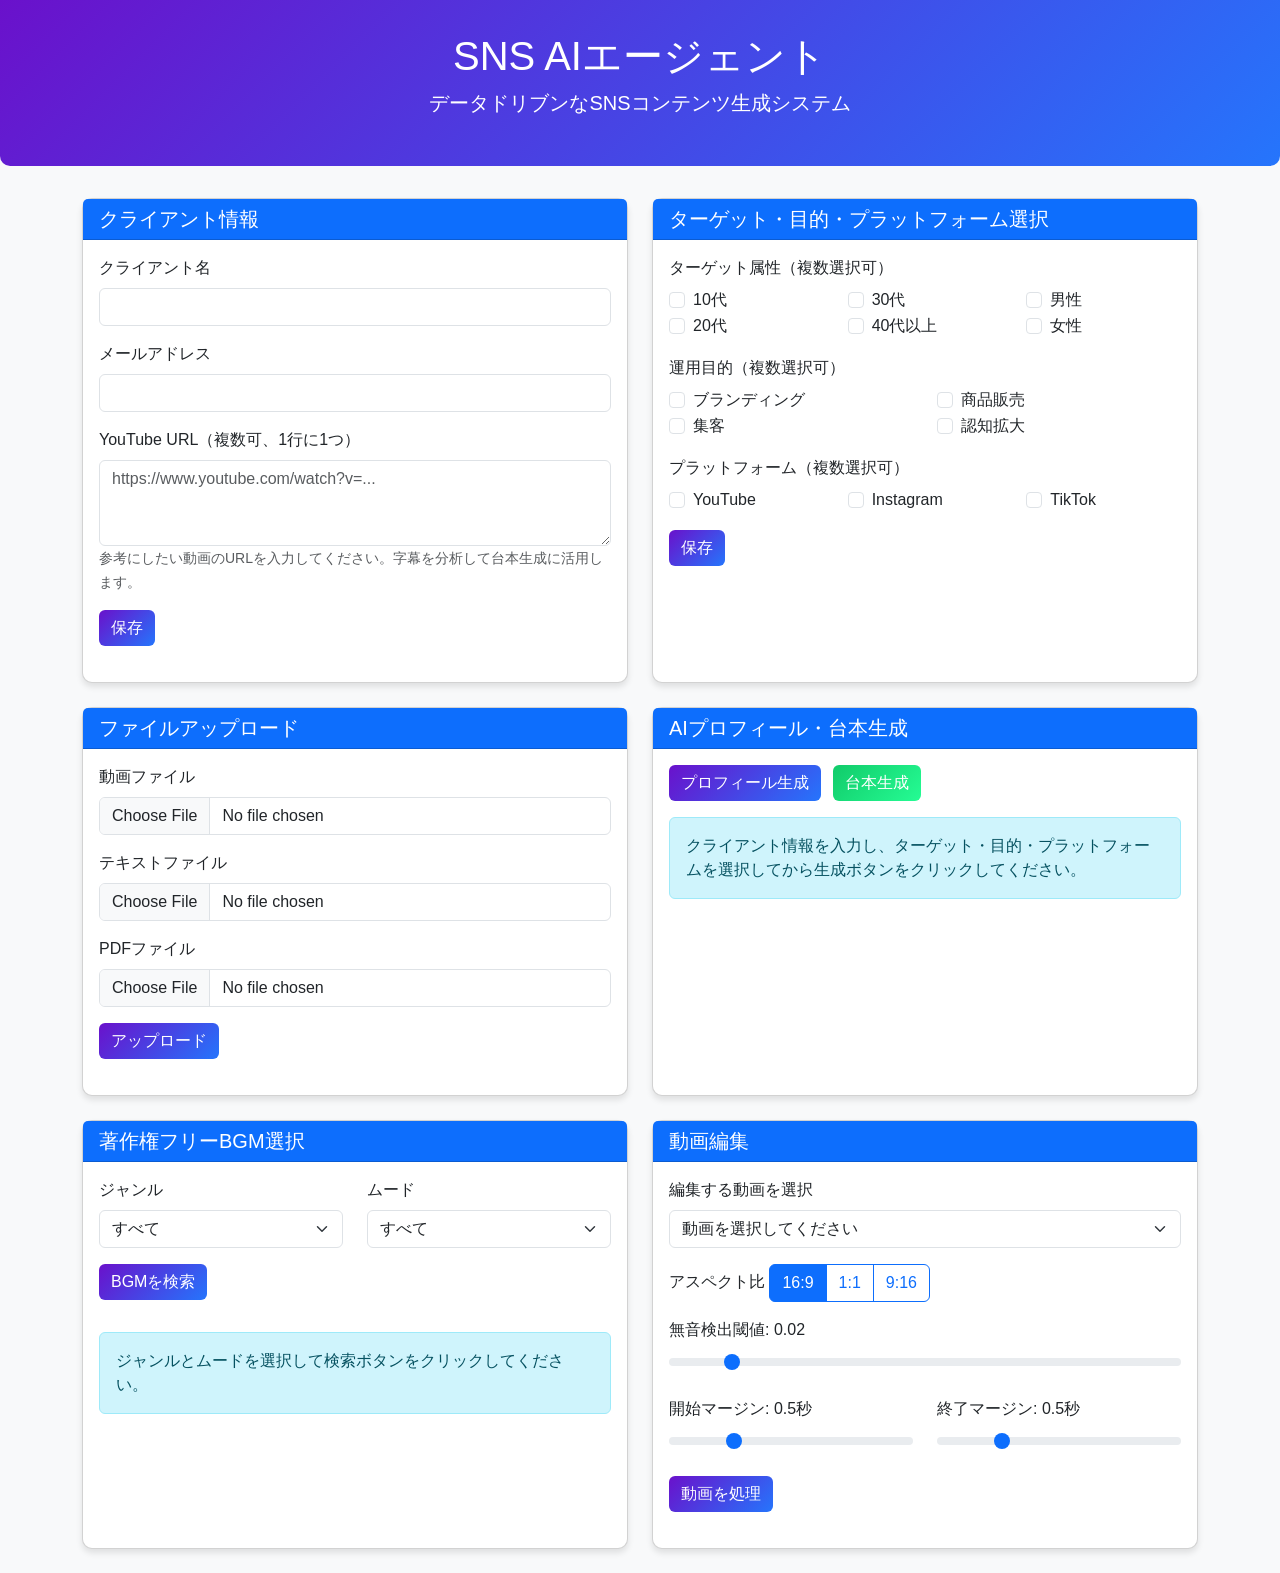
<file: app/static/index_enhanced.html>
<!DOCTYPE html>
<html lang="ja">
<head>
    <meta charset="UTF-8">
    <meta name="viewport" content="width=device-width, initial-scale=1.0">
    <title>SNS AIエージェント - 強化版</title>
    <link href="https://cdn.jsdelivr.net/npm/bootstrap@5.3.0-alpha1/dist/css/bootstrap.min.css" rel="stylesheet">
    <style>
        body {
            font-family: 'Helvetica Neue', Arial, sans-serif;
            background-color: #f8f9fa;
            color: #333;
        }
        .header {
            background: linear-gradient(135deg, #6a11cb 0%, #2575fc 100%);
            color: white;
            padding: 2rem 0;
            margin-bottom: 2rem;
            border-radius: 0 0 10px 10px;
        }
        .card {
            border-radius: 10px;
            box-shadow: 0 4px 6px rgba(0, 0, 0, 0.1);
            margin-bottom: 20px;
            transition: transform 0.3s ease;
        }
        .card:hover {
            transform: translateY(-5px);
        }
        .btn-primary {
            background: linear-gradient(135deg, #6a11cb 0%, #2575fc 100%);
            border: none;
        }
        .btn-success {
            background: linear-gradient(135deg, #11cb6a 0%, #25fc94 100%);
            border: none;
        }
        .btn-info {
            background: linear-gradient(135deg, #11b5cb 0%, #25c8fc 100%);
            border: none;
            color: white;
        }
    </style>
</head>
<body>
    <div class="header text-center">
        <h1>SNS AIエージェント</h1>
        <p class="lead">データドリブンなSNSコンテンツ生成システム</p>
    </div>

    <div class="container">
        <div class="row">
            <div class="col-md-6 mb-4">
                <div class="card h-100">
                    <div class="card-header bg-primary text-white">
                        <h5 class="mb-0">クライアント情報</h5>
                    </div>
                    <div class="card-body">
                        <form id="clientForm">
                            <div class="mb-3">
                                <label for="clientName" class="form-label">クライアント名</label>
                                <input type="text" class="form-control" id="clientName" required>
                            </div>
                            <div class="mb-3">
                                <label for="clientEmail" class="form-label">メールアドレス</label>
                                <input type="email" class="form-control" id="clientEmail" required>
                            </div>
                            <div class="mb-3">
                                <label for="youtubeUrls" class="form-label">YouTube URL（複数可、1行に1つ）</label>
                                <textarea class="form-control" id="youtubeUrls" rows="3" placeholder="https://www.youtube.com/watch?v=..."></textarea>
                                <small class="text-muted">参考にしたい動画のURLを入力してください。字幕を分析して台本生成に活用します。</small>
                            </div>
                            <button type="submit" class="btn btn-primary">保存</button>
                        </form>
                    </div>
                </div>
            </div>

            <div class="col-md-6 mb-4">
                <div class="card h-100">
                    <div class="card-header bg-primary text-white">
                        <h5 class="mb-0">ターゲット・目的・プラットフォーム選択</h5>
                    </div>
                    <div class="card-body">
                        <form id="selectionForm">
                            <div class="mb-3">
                                <label class="form-label">ターゲット属性（複数選択可）</label>
                                <div class="row">
                                    <div class="col-md-4">
                                        <div class="form-check">
                                            <input class="form-check-input target-attr" type="checkbox" value="10代" id="target1">
                                            <label class="form-check-label" for="target1">10代</label>
                                        </div>
                                        <div class="form-check">
                                            <input class="form-check-input target-attr" type="checkbox" value="20代" id="target2">
                                            <label class="form-check-label" for="target2">20代</label>
                                        </div>
                                    </div>
                                    <div class="col-md-4">
                                        <div class="form-check">
                                            <input class="form-check-input target-attr" type="checkbox" value="30代" id="target3">
                                            <label class="form-check-label" for="target3">30代</label>
                                        </div>
                                        <div class="form-check">
                                            <input class="form-check-input target-attr" type="checkbox" value="40代以上" id="target4">
                                            <label class="form-check-label" for="target4">40代以上</label>
                                        </div>
                                    </div>
                                    <div class="col-md-4">
                                        <div class="form-check">
                                            <input class="form-check-input target-attr" type="checkbox" value="男性" id="target5">
                                            <label class="form-check-label" for="target5">男性</label>
                                        </div>
                                        <div class="form-check">
                                            <input class="form-check-input target-attr" type="checkbox" value="女性" id="target6">
                                            <label class="form-check-label" for="target6">女性</label>
                                        </div>
                                    </div>
                                </div>
                            </div>

                            <div class="mb-3">
                                <label class="form-label">運用目的（複数選択可）</label>
                                <div class="row">
                                    <div class="col-md-6">
                                        <div class="form-check">
                                            <input class="form-check-input purpose" type="checkbox" value="ブランディング" id="purpose1">
                                            <label class="form-check-label" for="purpose1">ブランディング</label>
                                        </div>
                                        <div class="form-check">
                                            <input class="form-check-input purpose" type="checkbox" value="集客" id="purpose2">
                                            <label class="form-check-label" for="purpose2">集客</label>
                                        </div>
                                    </div>
                                    <div class="col-md-6">
                                        <div class="form-check">
                                            <input class="form-check-input purpose" type="checkbox" value="商品販売" id="purpose3">
                                            <label class="form-check-label" for="purpose3">商品販売</label>
                                        </div>
                                        <div class="form-check">
                                            <input class="form-check-input purpose" type="checkbox" value="認知拡大" id="purpose4">
                                            <label class="form-check-label" for="purpose4">認知拡大</label>
                                        </div>
                                    </div>
                                </div>
                            </div>

                            <div class="mb-3">
                                <label class="form-label">プラットフォーム（複数選択可）</label>
                                <div class="row">
                                    <div class="col-md-4">
                                        <div class="form-check">
                                            <input class="form-check-input platform" type="checkbox" value="YouTube" id="platform1">
                                            <label class="form-check-label" for="platform1">YouTube</label>
                                        </div>
                                    </div>
                                    <div class="col-md-4">
                                        <div class="form-check">
                                            <input class="form-check-input platform" type="checkbox" value="Instagram" id="platform2">
                                            <label class="form-check-label" for="platform2">Instagram</label>
                                        </div>
                                    </div>
                                    <div class="col-md-4">
                                        <div class="form-check">
                                            <input class="form-check-input platform" type="checkbox" value="TikTok" id="platform3">
                                            <label class="form-check-label" for="platform3">TikTok</label>
                                        </div>
                                    </div>
                                </div>
                            </div>
                            <button type="submit" class="btn btn-primary">保存</button>
                        </form>
                    </div>
                </div>
            </div>
        </div>

        <div class="row">
            <div class="col-md-6 mb-4">
                <div class="card h-100">
                    <div class="card-header bg-primary text-white">
                        <h5 class="mb-0">ファイルアップロード</h5>
                    </div>
                    <div class="card-body">
                        <form id="uploadForm">
                            <div class="mb-3">
                                <label for="videoFile" class="form-label">動画ファイル</label>
                                <input class="form-control" type="file" id="videoFile" accept="video/*">
                            </div>
                            <div class="mb-3">
                                <label for="textFile" class="form-label">テキストファイル</label>
                                <input class="form-control" type="file" id="textFile" accept=".txt,.doc,.docx">
                            </div>
                            <div class="mb-3">
                                <label for="pdfFile" class="form-label">PDFファイル</label>
                                <input class="form-control" type="file" id="pdfFile" accept=".pdf">
                            </div>
                            <button type="submit" class="btn btn-primary">アップロード</button>
                        </form>
                    </div>
                </div>
            </div>

            <div class="col-md-6 mb-4">
                <div class="card h-100">
                    <div class="card-header bg-primary text-white">
                        <h5 class="mb-0">AIプロフィール・台本生成</h5>
                    </div>
                    <div class="card-body">
                        <div class="mb-3">
                            <button id="generateProfileBtn" class="btn btn-primary me-2">プロフィール生成</button>
                            <button id="generateScriptBtn" class="btn btn-success">台本生成</button>
                        </div>
                        <div id="generatedContent" class="mt-3">
                            <div class="alert alert-info">
                                クライアント情報を入力し、ターゲット・目的・プラットフォームを選択してから生成ボタンをクリックしてください。
                            </div>
                        </div>
                    </div>
                </div>
            </div>
        </div>

        <div class="row">
            <div class="col-md-6 mb-4">
                <div class="card h-100">
                    <div class="card-header bg-primary text-white">
                        <h5 class="mb-0">著作権フリーBGM選択</h5>
                    </div>
                    <div class="card-body">
                        <div class="row mb-3">
                            <div class="col-md-6">
                                <label for="audioGenre" class="form-label">ジャンル</label>
                                <select class="form-select" id="audioGenre">
                                    <option value="">すべて</option>
                                    <option value="ポップ">ポップ</option>
                                    <option value="ロック">ロック</option>
                                    <option value="エレクトロニック">エレクトロニック</option>
                                    <option value="ヒップホップ">ヒップホップ</option>
                                </select>
                            </div>
                            <div class="col-md-6">
                                <label for="audioMood" class="form-label">ムード</label>
                                <select class="form-select" id="audioMood">
                                    <option value="">すべて</option>
                                    <option value="明るい">明るい</option>
                                    <option value="落ち着いた">落ち着いた</option>
                                    <option value="エネルギッシュ">エネルギッシュ</option>
                                    <option value="感動的">感動的</option>
                                </select>
                            </div>
                        </div>
                        <button id="searchAudioBtn" class="btn btn-primary mb-3">BGMを検索</button>
                        <div id="audioList" class="mt-3">
                            <div class="alert alert-info">
                                ジャンルとムードを選択して検索ボタンをクリックしてください。
                            </div>
                        </div>
                    </div>
                </div>
            </div>

            <div class="col-md-6 mb-4">
                <div class="card h-100">
                    <div class="card-header bg-primary text-white">
                        <h5 class="mb-0">動画編集</h5>
                    </div>
                    <div class="card-body">
                        <div class="mb-3">
                            <label for="videoSelect" class="form-label">編集する動画を選択</label>
                            <select class="form-select" id="videoSelect">
                                <option value="">動画を選択してください</option>
                            </select>
                        </div>
                        
                        <div class="mb-3">
                            <label class="form-label">アスペクト比</label>
                            <div class="btn-group" role="group">
                                <input type="radio" class="btn-check" name="aspectRatio" id="ratio169" value="16:9" checked>
                                <label class="btn btn-outline-primary" for="ratio169">16:9</label>
                                
                                <input type="radio" class="btn-check" name="aspectRatio" id="ratio11" value="1:1">
                                <label class="btn btn-outline-primary" for="ratio11">1:1</label>
                                
                                <input type="radio" class="btn-check" name="aspectRatio" id="ratio916" value="9:16">
                                <label class="btn btn-outline-primary" for="ratio916">9:16</label>
                            </div>
                        </div>
                        
                        <div class="mb-3">
                            <label for="silenceThreshold" class="form-label">無音検出閾値: <span id="silenceThresholdValue">0.02</span></label>
                            <input type="range" class="form-range" id="silenceThreshold" min="0.01" max="0.1" step="0.01" value="0.02">
                        </div>
                        
                        <div class="row mb-3">
                            <div class="col-md-6">
                                <label for="startMargin" class="form-label">開始マージン: <span id="startMarginValue">0.5</span>秒</label>
                                <input type="range" class="form-range" id="startMargin" min="0" max="2" step="0.1" value="0.5">
                            </div>
                            <div class="col-md-6">
                                <label for="endMargin" class="form-label">終了マージン: <span id="endMarginValue">0.5</span>秒</label>
                                <input type="range" class="form-range" id="endMargin" min="0" max="2" step="0.1" value="0.5">
                            </div>
                        </div>
                        
                        <button id="processVideoBtn" class="btn btn-primary">動画を処理</button>
                    </div>
                </div>
            </div>
        </div>
    </div>

    <script>
        // クライアントIDを保存する変数
        let clientId = null;
        
        // クライアント情報フォームの送信
        document.getElementById('clientForm').addEventListener('submit', function(e) {
            e.preventDefault();
            
            const name = document.getElementById('clientName').value;
            const email = document.getElementById('clientEmail').value;
            const youtubeUrls = document.getElementById('youtubeUrls').value.split('\n').filter(url => url.trim() !== '');
            
            fetch('/clients/', {
                method: 'POST',
                headers: {
                    'Content-Type': 'application/json',
                },
                body: JSON.stringify({
                    name: name,
                    email: email,
                    youtube_urls: youtubeUrls
                }),
            })
            .then(response => response.json())
            .then(data => {
                clientId = data.id;
                alert('クライアント情報が保存されました。');
            })
            .catch(error => {
                console.error('Error:', error);
                alert('エラーが発生しました。');
            });
        });
        
        // ターゲット・目的・プラットフォーム選択フォームの送信
        document.getElementById('selectionForm').addEventListener('submit', function(e) {
            e.preventDefault();
            
            if (!clientId) {
                alert('先にクライアント情報を保存してください。');
                return;
            }
            
            const targetAttributes = Array.from(document.querySelectorAll('.target-attr:checked')).map(cb => cb.value);
            const operationalPurposes = Array.from(document.querySelectorAll('.purpose:checked')).map(cb => cb.value);
            const platforms = Array.from(document.querySelectorAll('.platform:checked')).map(cb => cb.value);
            
            fetch('/selections/', {
                method: 'POST',
                headers: {
                    'Content-Type': 'application/json',
                },
                body: JSON.stringify({
                    client_id: clientId,
                    target_attributes: targetAttributes,
                    operational_purposes: operationalPurposes,
                    platforms: platforms
                }),
            })
            .then(response => response.json())
            .then(data => {
                alert('選択情報が保存されました。');
            })
            .catch(error => {
                console.error('Error:', error);
                alert('エラーが発生しました。');
            });
        });
        
        // ファイルアップロードフォームの送信
        document.getElementById('uploadForm').addEventListener('submit', function(e) {
            e.preventDefault();
            
            if (!clientId) {
                alert('先にクライアント情報を保存してください。');
                return;
            }
            
            const formData = new FormData();
            formData.append('client_id', clientId);
            
            const videoFile = document.getElementById('videoFile').files[0];
            const textFile = document.getElementById('textFile').files[0];
            const pdfFile = document.getElementById('pdfFile').files[0];
            
            if (videoFile) formData.append('video_file', videoFile);
            if (textFile) formData.append('text_file', textFile);
            if (pdfFile) formData.append('pdf_file', pdfFile);
            
            fetch('/upload/', {
                method: 'POST',
                body: formData,
            })
            .then(response => response.json())
            .then(data => {
                alert('ファイルがアップロードされました。');
            })
            .catch(error => {
                console.error('Error:', error);
                alert('エラーが発生しました。');
            });
        });
        
        // プロフィール生成ボタンのクリック
        document.getElementById('generateProfileBtn').addEventListener('click', function() {
            if (!clientId) {
                alert('先にクライアント情報を保存してください。');
                return;
            }
            
            const formData = new FormData();
            formData.append('client_id', clientId);
            
            fetch('/generate-profile/', {
                method: 'POST',
                body: formData,
            })
            .then(response => response.json())
            .then(data => {
                const content = `
                <div class="card mb-3">
                    <div class="card-header bg-success text-white">
                        <h5 class="mb-0">生成されたプロフィール</h5>
                    </div>
                    <div class="card-body">
                        <h6>アカウント名</h6>
                        <p>${data.account_name}</p>
                        <h6>プロフィール文</h6>
                        <p>${data.profile_text}</p>
                    </div>
                </div>
                `;
                
                document.getElementById('generatedContent').innerHTML = content;
            })
            .catch(error => {
                console.error('Error:', error);
                alert('エラーが発生しました。');
            });
        });
        
        // 台本生成ボタンのクリック
        document.getElementById('generateScriptBtn').addEventListener('click', function() {
            if (!clientId) {
                alert('先にクライアント情報を保存してください。');
                return;
            }
            
            const formData = new FormData();
            formData.append('client_id', clientId);
            
            fetch('/generate-script/', {
                method: 'POST',
                body: formData,
            })
            .then(response => response.json())
            .then(data => {
                const content = `
                <div class="card mb-3">
                    <div class="card-header bg-success text-white">
                        <h5 class="mb-0">生成された台本</h5>
                    </div>
                    <div class="card-body">
                        <pre>${data.script_text}</pre>
                    </div>
                </div>
                `;
                
                document.getElementById('generatedContent').innerHTML = content;
            })
            .catch(error => {
                console.error('Error:', error);
                alert('エラーが発生しました。');
            });
        });
        
        // BGM検索ボタンのクリック
        document.getElementById('searchAudioBtn').addEventListener('click', function() {
            const genre = document.getElementById('audioGenre').value;
            const mood = document.getElementById('audioMood').value;
            
            fetch(`/copyright-free-audio/?genre=${genre}&mood=${mood}`)
            .then(response => response.json())
            .then(data => {
                let content = '';
                
                if (data.length === 0) {
                    content = '<div class="alert alert-warning">該当するBGMが見つかりませんでした。</div>';
                } else {
                    content = '<div class="list-group">';
                    data.forEach(audio => {
                        content += `
                        <div class="list-group-item">
                            <h6>${audio.title}</h6>
                            <p>ジャンル: ${audio.genre} | ムード: ${audio.mood} | 長さ: ${audio.duration}秒</p>
                            <audio controls src="/audio/${audio.id}" class="w-100"></audio>
                        </div>
                        `;
                    });
                    content += '</div>';
                }
                
                document.getElementById('audioList').innerHTML = content;
            })
            .catch(error => {
                console.error('Error:', error);
                alert('エラーが発生しました。');
            });
        });
        
        // スライダーの値表示更新
        document.getElementById('silenceThreshold').addEventListener('input', function() {
            document.getElementById('silenceThresholdValue').textContent = this.value;
        });
        
        document.getElementById('startMargin').addEventListener('input', function() {
            document.getElementById('startMarginValue').textContent = this.value;
        });
        
        document.getElementById('endMargin').addEventListener('input', function() {
            document.getElementById('endMarginValue').textContent = this.value;
        });
        
        // 動画処理ボタンのクリック
        document.getElementById('processVideoBtn').addEventListener('click', function() {
            if (!clientId) {
                alert('先にクライアント情報を保存してください。');
                return;
            }
            
            const videoId = document.getElementById('videoSelect').value;
            if (!videoId) {
                alert('動画を選択してください。');
                return;
            }
            
            const aspectRatio = document.querySelector('input[name="aspectRatio"]:checked').value;
            const silenceThreshold = document.getElementById('silenceThreshold').value;
            const startMargin = document.getElementById('startMargin').value;
            const endMargin = document.getElementById('endMargin').value;
            
            const formData = new FormData();
            formData.append('client_id', clientId);
            formData.append('file_id', videoId);
            formData.append('aspect_ratio', aspectRatio);
            formData.append('silence_threshold', silenceThreshold);
            formData.append('start_margin', startMargin);
            formData.append('end_margin', endMargin);
            
            fetch('/process-video/', {
                method: 'POST',
                body: formData,
            })
            .then(response => response.json())
            .then(data => {
                alert(`動画処理が完了しました。\n元の長さ: ${data.original_duration}秒\n処理後の長さ: ${data.processed_duration}秒\n削減率: ${data.reduction_percentage}%`);
            })
            .catch(error => {
                console.error('Error:', error);
                alert('エラーが発生しました。');
            });
        });
    </script>
</body>
</html>
</file>
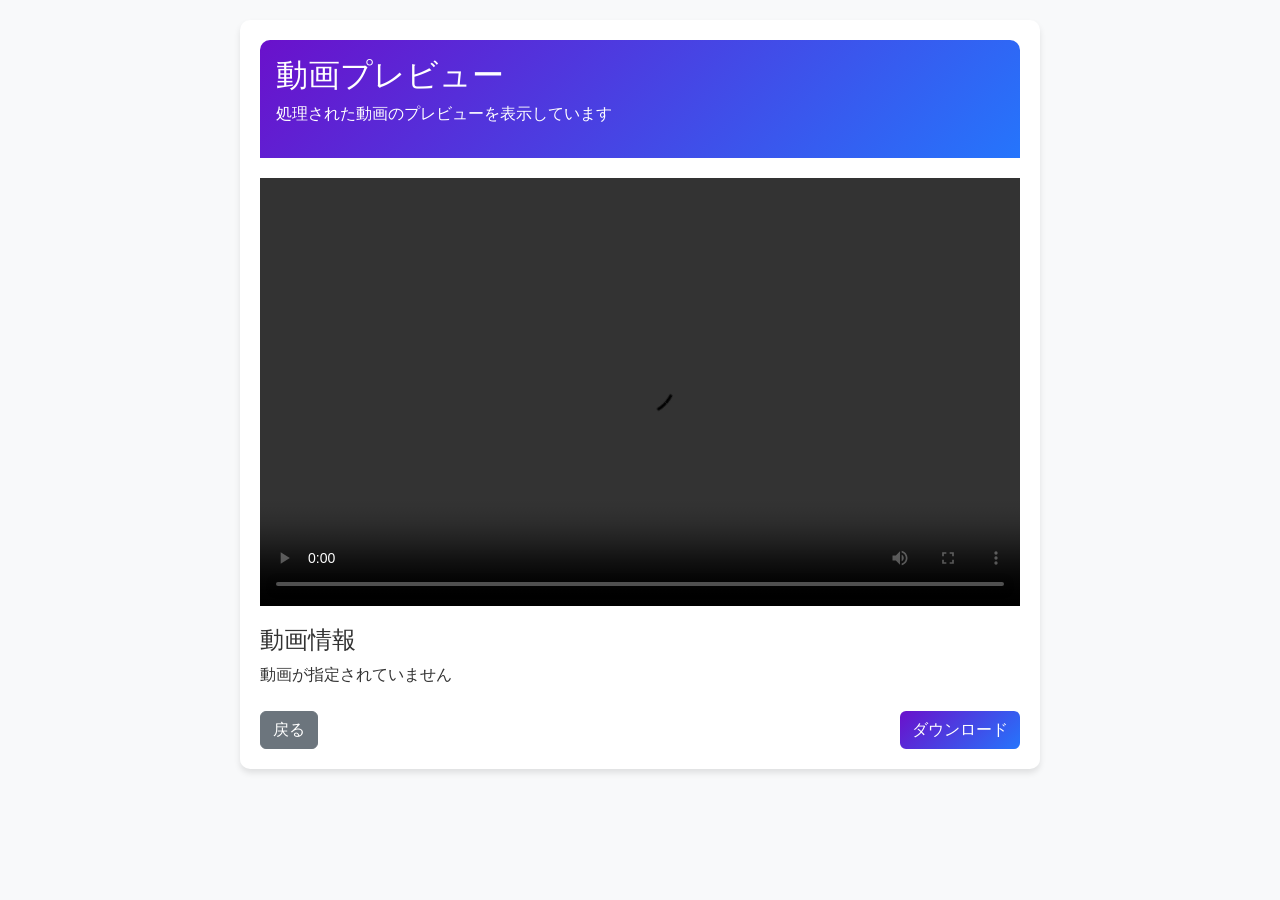
<file: app/static/preview.html>
<!DOCTYPE html>
<html lang="ja">
<head>
    <meta charset="UTF-8">
    <meta name="viewport" content="width=device-width, initial-scale=1.0">
    <title>動画プレビュー - SNS AIエージェント</title>
    <link href="https://cdn.jsdelivr.net/npm/bootstrap@5.3.0-alpha1/dist/css/bootstrap.min.css" rel="stylesheet">
    <style>
        body {
            font-family: 'Helvetica Neue', Arial, sans-serif;
            background-color: #f8f9fa;
            color: #333;
            padding: 20px;
        }
        .preview-container {
            max-width: 800px;
            margin: 0 auto;
            background-color: white;
            border-radius: 10px;
            box-shadow: 0 4px 6px rgba(0, 0, 0, 0.1);
            padding: 20px;
        }
        .video-container {
            position: relative;
            width: 100%;
            padding-top: 56.25%; /* 16:9 アスペクト比 */
            margin-bottom: 20px;
        }
        .video-container.ratio-1-1 {
            padding-top: 100%; /* 1:1 アスペクト比 */
        }
        .video-container.ratio-9-16 {
            padding-top: 177.78%; /* 9:16 アスペクト比 */
        }
        video {
            position: absolute;
            top: 0;
            left: 0;
            width: 100%;
            height: 100%;
            background-color: #000;
        }
        .header {
            background: linear-gradient(135deg, #6a11cb 0%, #2575fc 100%);
            color: white;
            padding: 1rem;
            border-radius: 10px 10px 0 0;
            margin-bottom: 20px;
        }
        .btn-primary {
            background: linear-gradient(135deg, #6a11cb 0%, #2575fc 100%);
            border: none;
        }
    </style>
</head>
<body>
    <div class="preview-container">
        <div class="header">
            <h2>動画プレビュー</h2>
            <p>処理された動画のプレビューを表示しています</p>
        </div>
        
        <div id="videoContainer" class="video-container">
            <video id="previewVideo" controls>
                <source id="videoSource" src="" type="video/mp4">
                お使いのブラウザは動画の再生に対応していません。
            </video>
        </div>
        
        <div class="video-info mb-4">
            <h4>動画情報</h4>
            <div id="videoInfo">
                <p>読み込み中...</p>
            </div>
        </div>
        
        <div class="d-flex justify-content-between">
            <button id="backBtn" class="btn btn-secondary">戻る</button>
            <button id="downloadBtn" class="btn btn-primary">ダウンロード</button>
        </div>
    </div>
    
    <script>
        document.addEventListener('DOMContentLoaded', function() {
            // URLからパラメータを取得
            const urlParams = new URLSearchParams(window.location.search);
            const videoPath = urlParams.get('video');
            
            if (videoPath) {
                // 動画ソースを設定
                document.getElementById('videoSource').src = videoPath;
                document.getElementById('previewVideo').load();
                
                // アスペクト比を判断して適用
                if (videoPath.includes('_1_1')) {
                    document.getElementById('videoContainer').className = 'video-container ratio-1-1';
                } else if (videoPath.includes('_9_16')) {
                    document.getElementById('videoContainer').className = 'video-container ratio-9-16';
                }
                
                // 動画情報を表示
                const videoId = videoPath.split('/').pop().split('_')[0];
                fetch(`/video_info/${videoId}`)
                    .then(response => response.json())
                    .then(data => {
                        let infoHtml = `
                            <p><strong>元の長さ:</strong> ${data.original_duration.toFixed(2)}秒</p>
                            <p><strong>処理後の長さ:</strong> ${data.processed_duration.toFixed(2)}秒</p>
                            <p><strong>短縮率:</strong> ${data.reduction_percentage.toFixed(2)}%</p>
                            <p><strong>アスペクト比:</strong> ${data.aspect_ratio}</p>
                        `;
                        document.getElementById('videoInfo').innerHTML = infoHtml;
                    })
                    .catch(error => {
                        document.getElementById('videoInfo').innerHTML = '<p>情報を取得できませんでした</p>';
                    });
            } else {
                document.getElementById('videoInfo').innerHTML = '<p>動画が指定されていません</p>';
            }
            
            // 戻るボタン
            document.getElementById('backBtn').addEventListener('click', function() {
                window.history.back();
            });
            
            // ダウンロードボタン
            document.getElementById('downloadBtn').addEventListener('click', function() {
                if (videoPath) {
                    const a = document.createElement('a');
                    a.href = videoPath;
                    a.download = videoPath.split('/').pop();
                    document.body.appendChild(a);
                    a.click();
                    document.body.removeChild(a);
                }
            });
        });
    </script>
</body>
</html>
</file>
